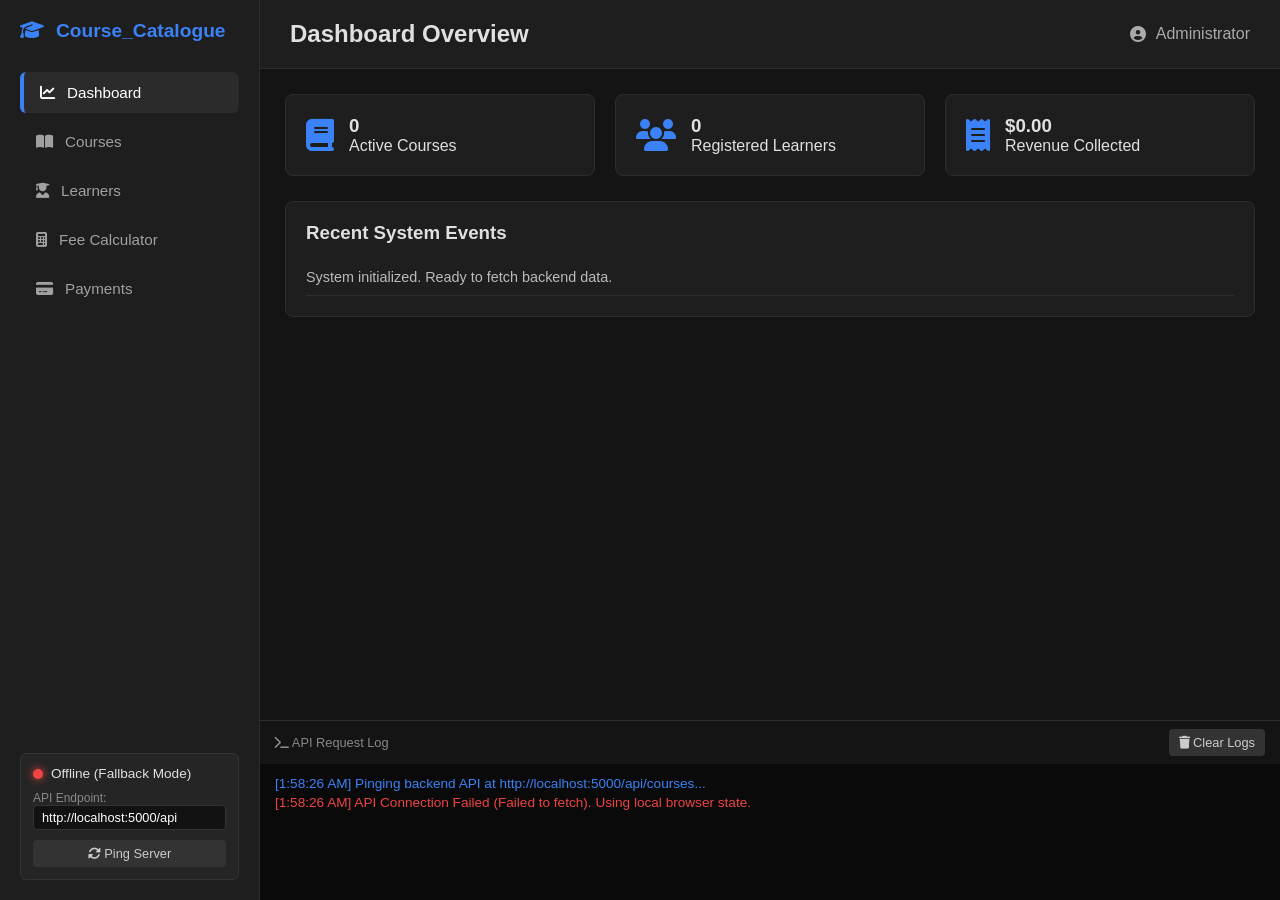
<file: Week 2/Course Catalogue/index.html>
<!DOCTYPE html>
<html lang="en">
<head>
  <meta charset="UTF-8">
  <meta name="viewport" content="width=device-width, initial-scale=1.0">
  <title>Course Catalogue System</title>
  <link rel="stylesheet" href="style.css">
  <link rel="stylesheet" href="https://cdnjs.cloudflare.com/ajax/libs/font-awesome/6.4.0/css/all.min.css">
</head>
<body>
  <div class="app-layout">
    <!-- Sidebar Navigation -->
    <aside class="sidebar">
      <div class="brand">
        <i class="fa-solid fa-graduation-cap"></i>
        <span>Course_Catalogue</span>
      </div>

      <nav class="nav-menu">
        <button class="nav-item active" data-tab="dashboard">
          <i class="fa-solid fa-chart-line"></i> Dashboard
        </button>
        <button class="nav-item" data-tab="courses">
          <i class="fa-solid fa-book-open"></i> Courses
        </button>
        <button class="nav-item" data-tab="learners">
          <i class="fa-solid fa-user-graduate"></i> Learners
        </button>
        <button class="nav-item" data-tab="calculator">
          <i class="fa-solid fa-calculator"></i> Fee Calculator
        </button>
        <button class="nav-item" data-tab="payments">
          <i class="fa-solid fa-credit-card"></i> Payments
        </button>
      </nav>

      <div class="api-status-card">
        <div class="status-indicator">
          <span class="status-dot offline" id="apiDot"></span>
          <span class="status-text" id="apiStatusText">Checking Backend...</span>
        </div>
        <div class="api-url-input">
          <label for="apiUrl">API Endpoint:</label>
          <input type="text" id="apiUrl" value="http://localhost:5000/api">
        </div>
        <button id="reconnectBtn" class="btn-sm"><i class="fa-solid fa-rotate"></i> Ping Server</button>
      </div>
    </aside>

    <!-- Main Content Area -->
    <main class="main-content">
      <!-- Top Header Bar -->
      <header class="top-bar">
        <h2 id="pageTitle">Dashboard Overview</h2>
        <div class="user-profile">
          <i class="fa-solid fa-circle-user"></i>
          <span>Administrator</span>
        </div>
      </header>

      <div class="content-body">
        <!-- Toast Notification Area -->
        <div id="toastContainer" class="toast-container"></div>

        <!-- TAB 1: DASHBOARD OVERVIEW -->
        <section id="tab-dashboard" class="tab-pane active">
          <div class="metrics-grid">
            <div class="metric-card">
              <i class="fa-solid fa-book icon"></i>
              <div>
                <h3 id="statTotalCourses">0</h3>
                <p>Active Courses</p>
              </div>
            </div>
            <div class="metric-card">
              <i class="fa-solid fa-users icon"></i>
              <div>
                <h3 id="statTotalLearners">0</h3>
                <p>Registered Learners</p>
              </div>
            </div>
            <div class="metric-card">
              <i class="fa-solid fa-receipt icon"></i>
              <div>
                <h3 id="statTotalPayments">$0.00</h3>
                <p>Revenue Collected</p>
              </div>
            </div>
          </div>

          <div class="dashboard-widgets">
            <div class="widget">
              <h3>Recent System Events</h3>
              <ul id="recentEventsList" class="activity-list">
                <li>System initialized. Ready to fetch backend data.</li>
              </ul>
            </div>
          </div>
        </section>

        <!-- TAB 2: COURSE CATALOGUE -->
        <section id="tab-courses" class="tab-pane">
          <div class="section-actions">
            <input type="text" id="courseSearch" placeholder="Search courses by code or title...">
            <button class="btn-primary" id="openCourseModalBtn"><i class="fa-solid fa-plus"></i> Add Course</button>
          </div>

          <table class="data-table">
            <thead>
              <tr>
                <th>Code</th>
                <th>Title</th>
                <th>Category</th>
                <th>Fee ($)</th>
                <th>Duration</th>
                <th>Actions</th>
              </tr>
            </thead>
            <tbody id="courseTableBody">
              <tr><td colspan="6" class="text-center">No courses loaded.</td></tr>
            </tbody>
          </table>
        </section>

        <!-- TAB 3: LEARNER HUB -->
        <section id="tab-learners" class="tab-pane">
          <div class="section-actions">
            <input type="text" id="learnerSearch" placeholder="Search learners by ID, name, or email...">
            <button class="btn-primary" id="openLearnerModalBtn"><i class="fa-solid fa-user-plus"></i> Register Learner</button>
          </div>

          <table class="data-table">
            <thead>
              <tr>
                <th>Learner ID</th>
                <th>Full Name</th>
                <th>Contact</th>
                <th>Email</th>
                <th>Actions</th>
              </tr>
            </thead>
            <tbody id="learnerTableBody">
              <tr><td colspan="5" class="text-center">No learners loaded.</td></tr>
            </tbody>
          </table>
        </section>

        <!-- TAB 4: FEE CALCULATOR -->
        <section id="tab-calculator" class="tab-pane">
          <div class="form-container">
            <h3>Calculate Tuition & Discounts</h3>
            <form id="calcForm">
              <div class="form-group">
                <label for="calcLearner">Select Learner:</label>
                <select id="calcLearner" required>
                  <option value="">-- Choose Learner --</option>
                </select>
              </div>
              <div class="form-group">
                <label for="calcCourse">Select Course:</label>
                <select id="calcCourse" required>
                  <option value="">-- Choose Course --</option>
                </select>
              </div>
              <div class="form-group">
                <label for="calcDiscount">Scholarship / Discount (%):</label>
                <input type="number" id="calcDiscount" value="0" min="0" max="100">
              </div>
              <button type="submit" class="btn-primary"><i class="fa-solid fa-calculator"></i> Calculate Final Fee</button>
            </form>

            <div id="calcResult" class="result-box hidden">
              <h4>Fee Summary</h4>
              <p>Base Tuition: <strong id="resBaseFee">$0.00</strong></p>
              <p>Discount Applied: <strong id="resDiscount">0%</strong></p>
              <hr>
              <p class="total-price">Final Payable Fee: <strong id="resFinalFee">$0.00</strong></p>
            </div>
          </div>
        </section>

        <!-- TAB 5: PAYMENTS & RECEIPT -->
        <section id="tab-payments" class="tab-pane">
          <div class="payment-grid">
            <div class="form-container">
              <h3>Process Learner Payment</h3>
              <form id="paymentForm">
                <div class="form-group">
                  <label for="payLearner">Select Learner:</label>
                  <select id="payLearner" required>
                    <option value="">-- Choose Learner --</option>
                  </select>
                </div>
                <div class="form-group">
                  <label for="payAmount">Payment Amount ($):</label>
                  <input type="number" id="payAmount" step="0.01" min="1" required>
                </div>
                <div class="form-group">
                  <label for="payMethod">Payment Method:</label>
                  <select id="payMethod" required>
                    <option value="Credit Card">Credit Card</option>
                    <option value="Debit Card">Debit Card</option>
                    <option value="Bank Transfer">Bank Transfer</option>
                    <option value="Cash">Cash</option>
                  </select>
                </div>
                <button type="submit" class="btn-primary"><i class="fa-solid fa-paper-plane"></i> Submit Payment</button>
              </form>
            </div>

            <div class="receipt-container">
              <h3>Recent Digital Receipts</h3>
              <div id="receiptsList" class="receipts-list">
                <p class="text-center">No receipts recorded yet.</p>
              </div>
            </div>
          </div>
        </section>
      </div>

      <!-- CLI Terminal Logs Footer -->
      <footer class="cli-footer">
        <div class="cli-header">
          <span><i class="fa-solid fa-terminal"></i> API Request Log</span>
          <button id="clearCliBtn" class="btn-sm"><i class="fa-solid fa-trash"></i> Clear Logs</button>
        </div>
        <div id="cliLog" class="cli-log"></div>
      </footer>
    </main>
  </div>

  <!-- Modal for Creating/Editing Course -->
  <div id="courseModal" class="modal hidden">
    <div class="modal-content">
      <span class="close-modal">&times;</span>
      <h3 id="courseModalTitle">Add New Course</h3>
      <form id="courseForm">
        <div class="form-group">
          <label for="courseCode">Course Code:</label>
          <input type="text" id="courseCode" placeholder="e.g. CS101" required>
        </div>
        <div class="form-group">
          <label for="courseTitle">Course Title:</label>
          <input type="text" id="courseTitle" placeholder="e.g. C# Web API Development" required>
        </div>
        <div class="form-group">
          <label for="courseCategory">Category:</label>
          <input type="text" id="courseCategory" placeholder="e.g. Computer Science" required>
        </div>
        <div class="form-group">
          <label for="courseFee">Tuition Fee ($):</label>
          <input type="number" id="courseFee" step="0.01" required>
        </div>
        <div class="form-group">
          <label for="courseDuration">Duration:</label>
          <input type="text" id="courseDuration" placeholder="e.g. 6 Weeks" required>
        </div>
        <button type="submit" class="btn-primary">Save Course</button>
      </form>
    </div>
  </div>

  <!-- Modal for Creating Learner -->
  <div id="learnerModal" class="modal hidden">
    <div class="modal-content">
      <span class="close-modal">&times;</span>
      <h3>Register Learner</h3>
      <form id="learnerForm">
        <div class="form-group">
          <label for="learnerId">Learner ID:</label>
          <input type="text" id="learnerId" placeholder="e.g. LNR001" required>
        </div>
        <div class="form-group">
          <label for="learnerName">Full Name:</label>
          <input type="text" id="learnerName" placeholder="e.g. John Doe" required>
        </div>
        <div class="form-group">
          <label for="learnerContact">Contact Number:</label>
          <input type="text" id="learnerContact" placeholder="e.g. +1 555-0199" required>
        </div>
        <div class="form-group">
          <label for="learnerEmail">Email Address:</label>
          <input type="email" id="learnerEmail" placeholder="e.g. john@example.com" required>
        </div>
        <button type="submit" class="btn-primary">Register Learner</button>
      </form>
    </div>
  </div>

  <script src="app.js"></script>
</body>
</html>
</file>
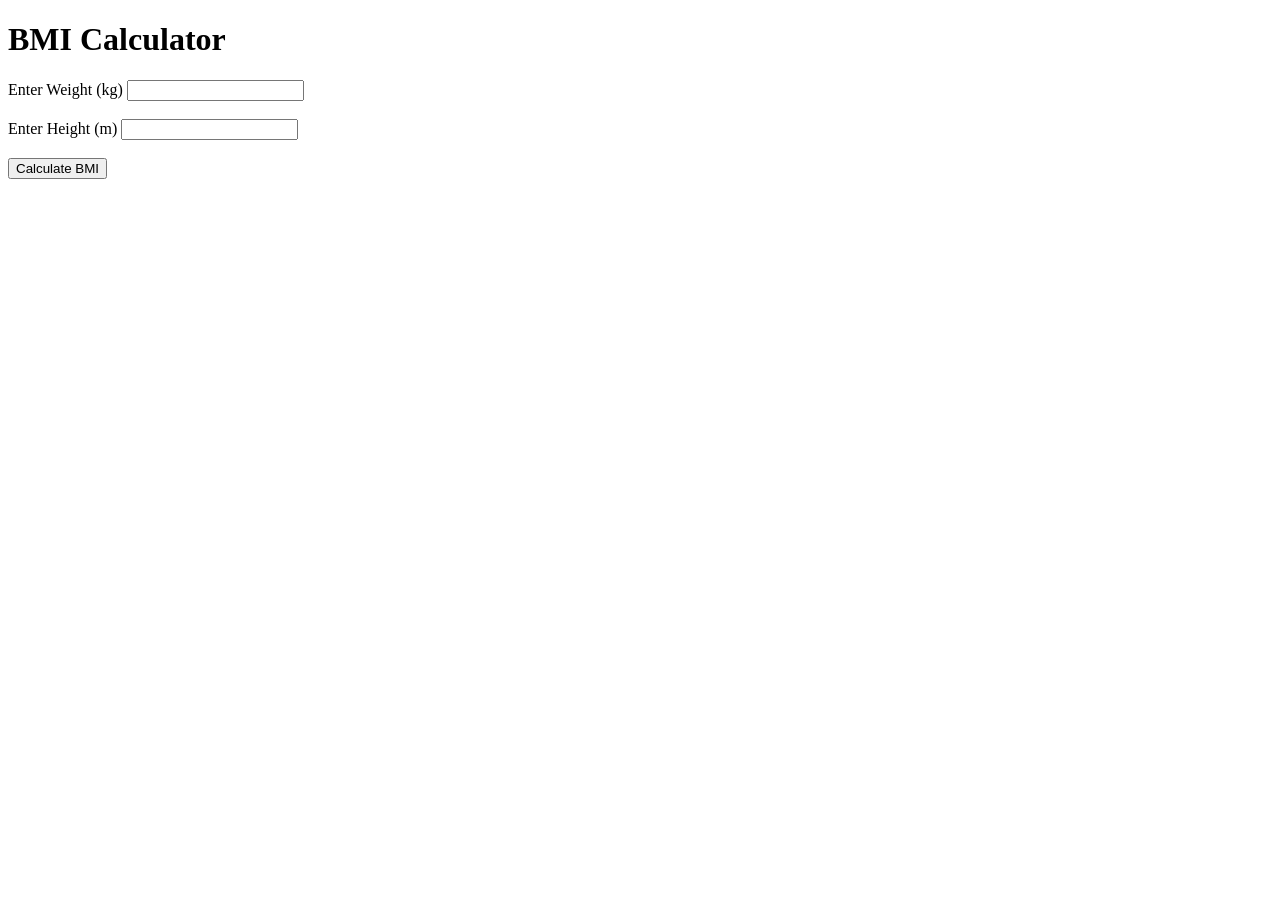
<file: Week 1/BMI/calci.html>
<!DOCTYPE html>
<html>
    <head>
        <title>BMI Calculator</title>
    </head>

    <body>

        <h1>BMI Calculator</h1>

        <form>

            <label>Enter Weight (kg)</label>
            <input type="text" id="weight">

            <br><br>

            <label>Enter Height (m)</label>
            <input type="text" id="height">

            <br><br>

            <button type="button" onclick="func()">Calculate BMI</button>

        </form>

        <p id="res"></p>

        <script src="calci.js"></script>

    </body>
</html>
</file>
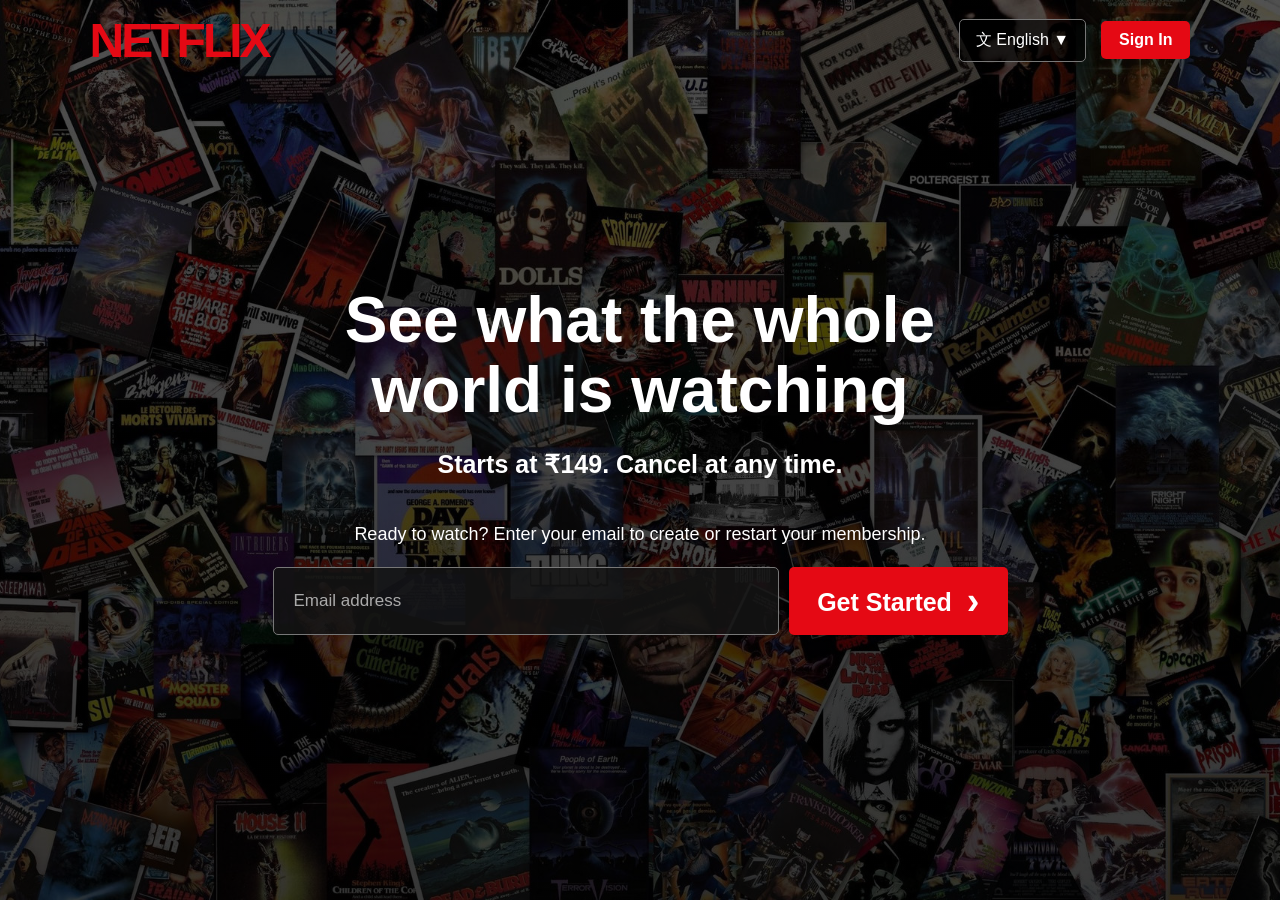
<file: Week 1/Clone page/clone.html>
<!DOCTYPE html>
<html lang="en">
<head>
    <meta charset="UTF-8">
    <meta name="viewport" content="width=device-width, initial-scale=1.0">
    <title>Netflix Login</title>
    <link rel="stylesheet" href="clone.css">
</head>

<body>

    <!-- Dark Background -->
    <div class="background"></div>

    <!-- Navigation -->
    <header>
        <div class="logo">NETFLIX</div>

        <div class="nav-buttons">
            <button class="language">文 English ▼</button>
            <button class="signin">Sign In</button>
        </div>
    </header>


    <!-- Login / Hero Section -->
    <main>

        <h1>
            See what the whole<br>
            world is watching
        </h1>

        <h2>
            Starts at ₹149. Cancel at any time.
        </h2>

        <p>
            Ready to watch? Enter your email to create or restart your membership.
        </p>

        <div class="login-box">

            <input
                type="email"
                placeholder="Email address"
            >

            <button class="get-started">
                Get Started
                <span>›</span>
            </button>

        </div>

    </main>

</body>
</html>
</file>
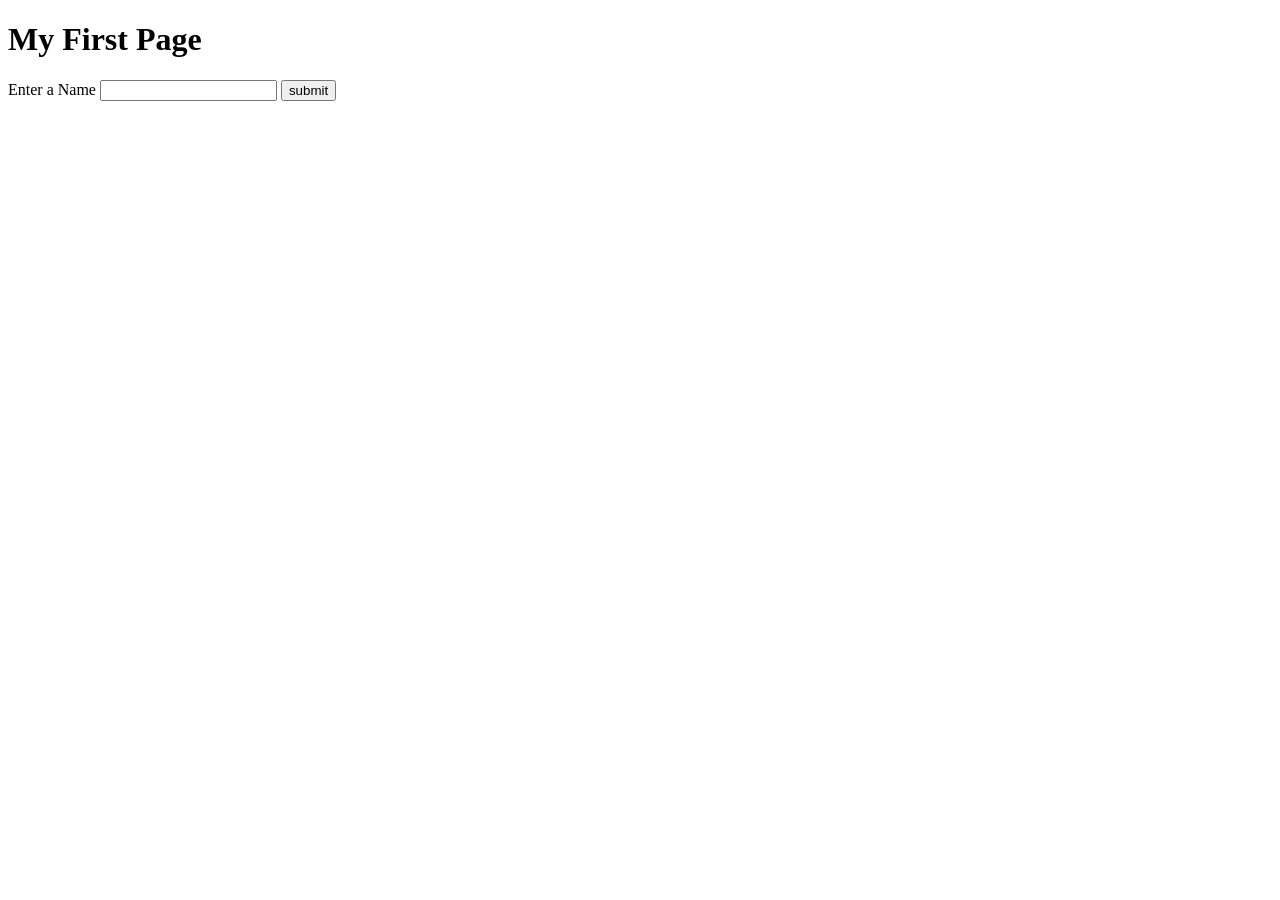
<file: Week 1/connectivity html/demo.html>
<!DOCTYPE html>
<html>
    <head>
        <title>Web Page</title>
    </head>
    <body>
        <h1>
            My First Page
        </h1>
        <form>
            <label>Enter a Name</label>
                <input type="text" id="name">
                <button type="button" onclick="func()">submit</button>
                
        </form>
        <p id="res">
        </p>
        <script src="demo.js">

        </script>
    </body>
</html>
</file>
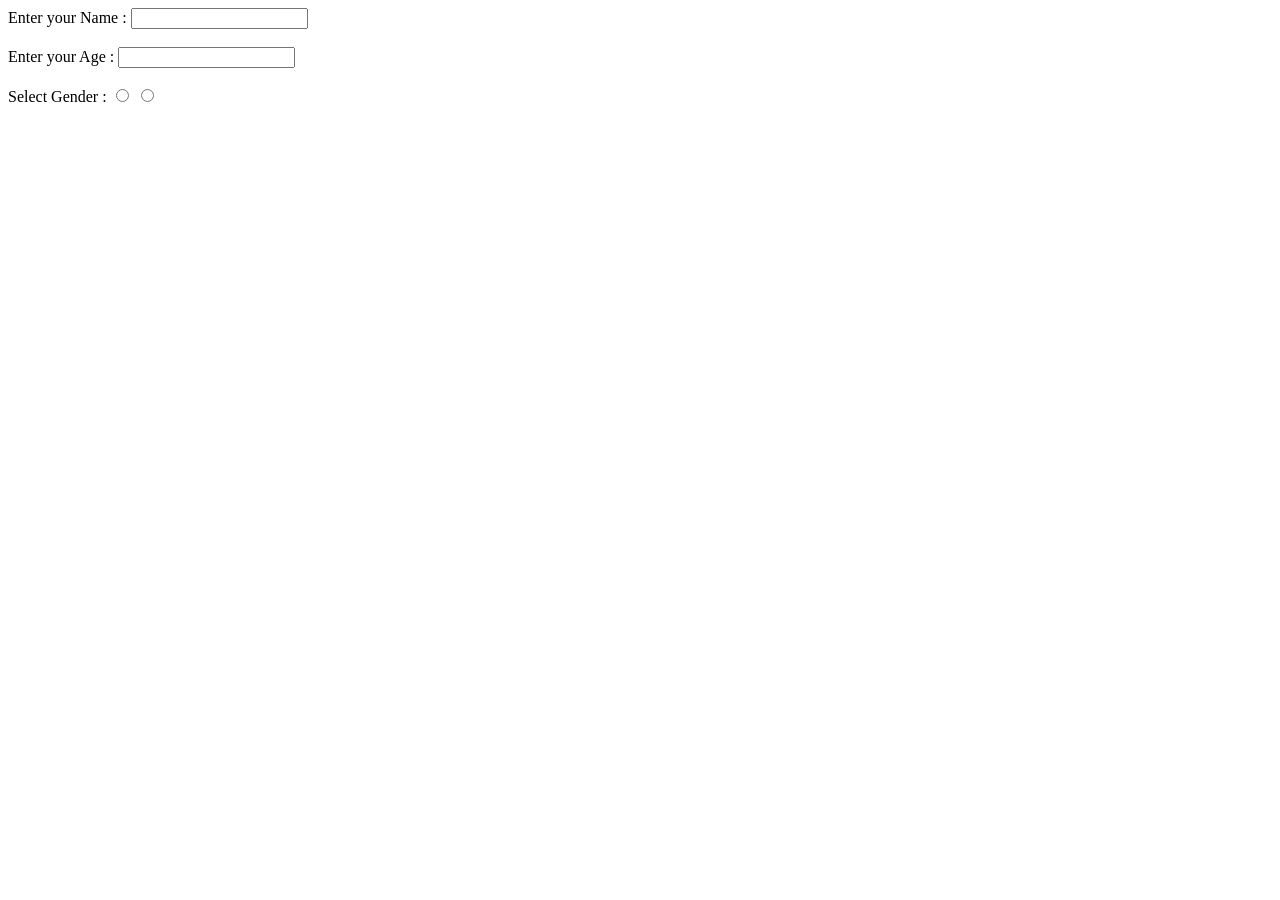
<file: Week 1/form html/login.html>
<html lang="en">
<head>
    <meta charset="UTF-8">
    <meta name="viewport" content="width=device-width, initial-scale=1.0">
    <title>CREDENTIALS</title>
</head>
<body>
    <form>
        <label>Enter your Name :</label>
        <input type="text" name="name">
        <br><br>
        <label>Enter your Age :</label>
        <input type="number">
        <br><br>
        <label>Select Gender :</label>
        <input type="radio" name="Gender" value="Male">
        <input type="radio" name="Gender" value="Female">
        <br><br>
    </form>
</body>
</html>
</file>
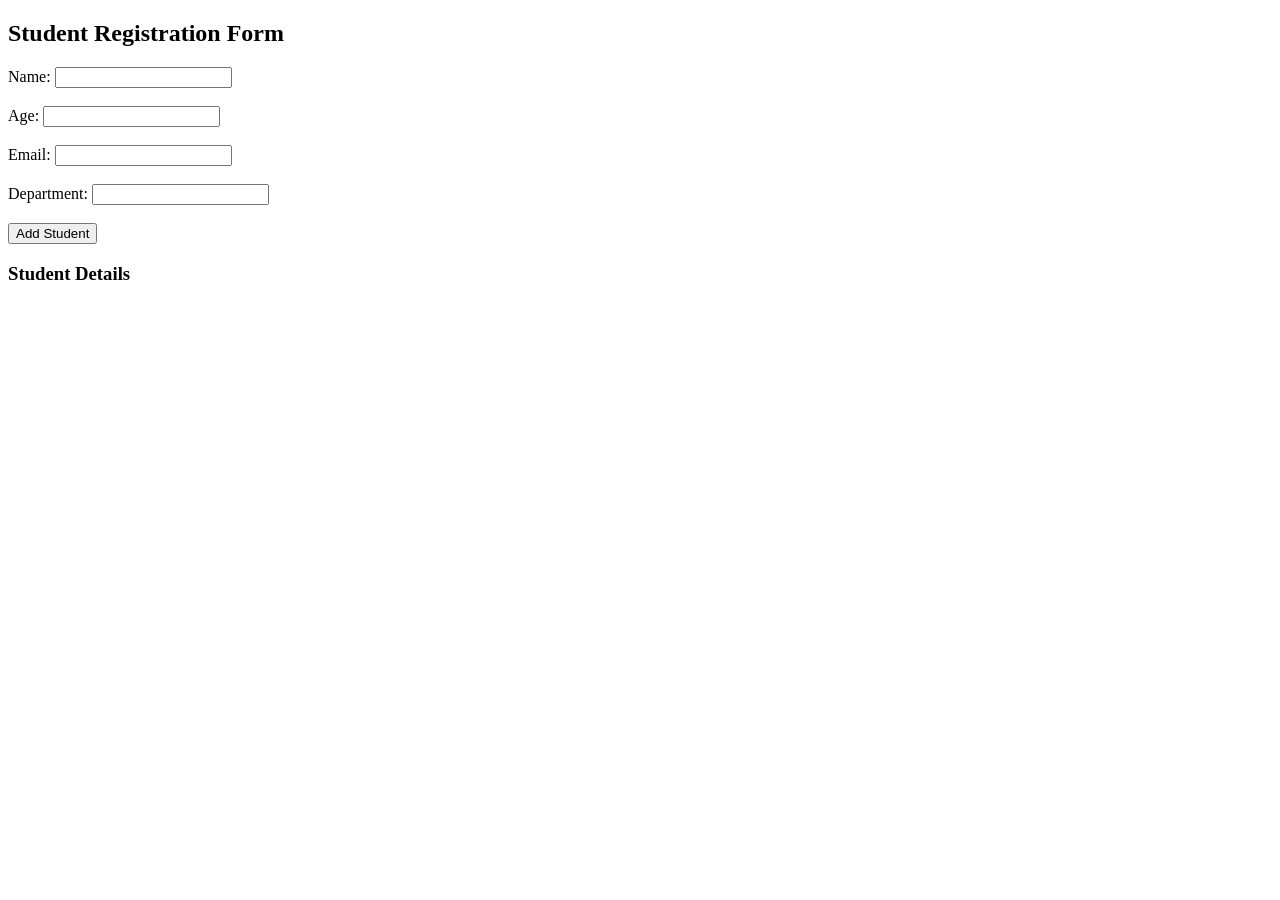
<file: Week 1/form/form.html>
<!DOCTYPE html>
<html>

<head>

    <title>Student Form</title>

</head>

<body>

    <h2>Student Registration Form</h2>

    <form onsubmit="addStudent(event)">

        <label>Name:</label>
        <input type="text" id="name" required>

        <br><br>

        <label>Age:</label>
        <input type="number" id="age" required>

        <br><br>

        <label>Email:</label>
        <input type="email" id="email" required>

        <br><br>

        <label>Department:</label>
        <input type="text" id="department" required>

        <br><br>

        <button type="submit">Add Student</button>

    </form>

    <h3>Student Details</h3>

    <p id="result"></p>

    <script src="form.js"></script>

</body>

</html>
</file>
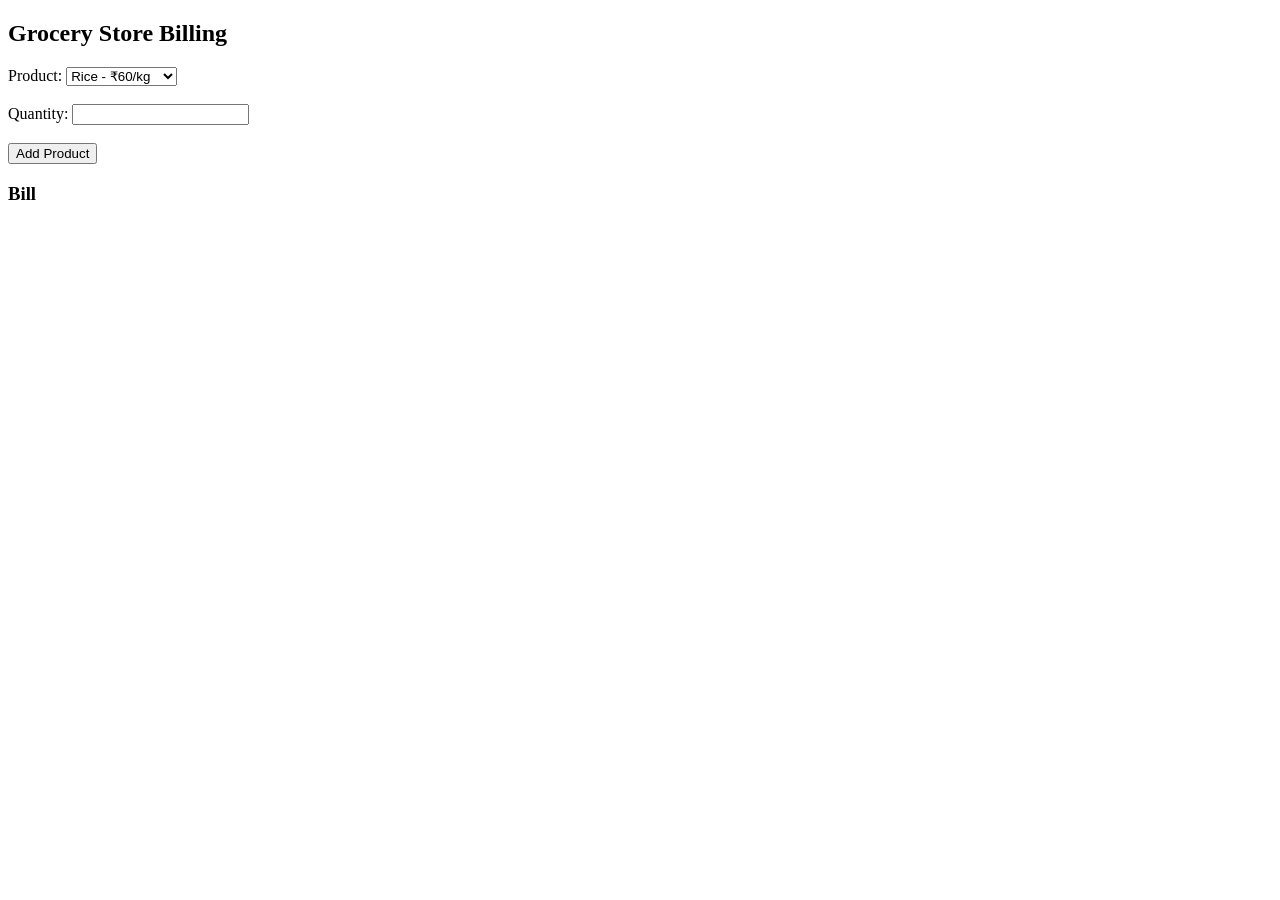
<file: Week 1/Grocery bill generator/bill.html>
<!DOCTYPE html>
<html>

<head>

    <title>Grocery Billing Generator</title>

</head>

<body>

    <h2>Grocery Store Billing</h2>

    <form onsubmit="generateBill(event)">

        <label>Product:</label>

        <select id="product">

            <option value="rice">Rice - ₹60/kg</option>

            <option value="sugar">Sugar - ₹50/kg</option>

            <option value="oil">Oil - ₹120/litre</option>

            <option value="milk">Milk - ₹30/litre</option>

            <option value="bread">Bread - ₹40</option>

        </select>

        <br><br>


        <label>Quantity:</label>

        <input type="number" id="quantity" min="1" required>

        <br><br>


        <button type="submit">Add Product</button>

    </form>


    <h3>Bill</h3>

    <p id="result"></p>


    <script src="bill.js"></script>

</body>

</html>
</file>
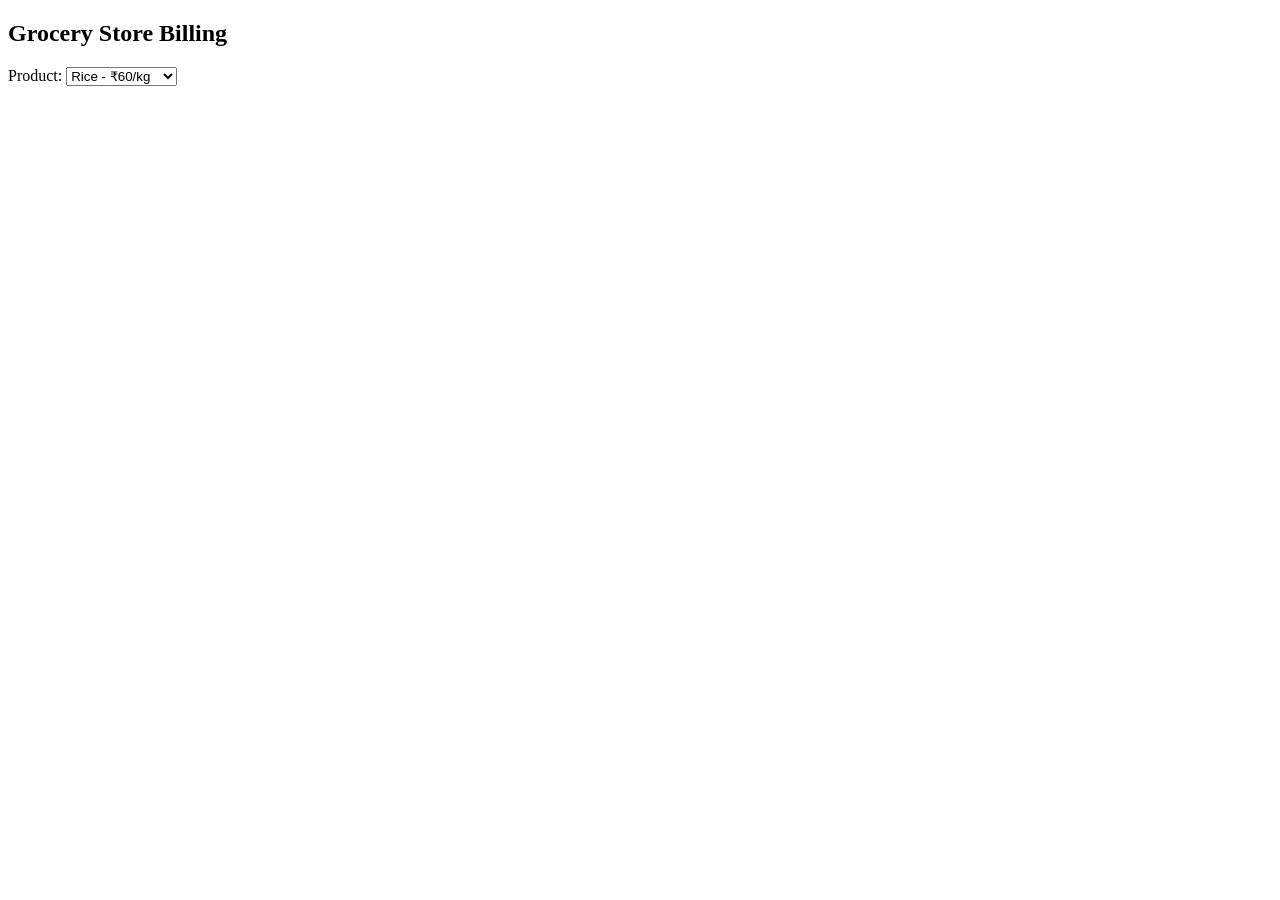
<file: Week 1/Grocery bill generator/bills.html>
<!DOCTYPE html>
<html>
    <head>
        <title>
            Grocerry Bill Generation
        </title>
    </head>
    <body>
          <h2>Grocery Store Billing</h2>

    <form onsubmit="generateBill(event)">

        <label>Product:</label>

        <select id="product">

            <option value="rice">Rice - ₹60/kg</option>

            <option value="sugar">Sugar - ₹50/kg</option>

            <option value="oil">Oil - ₹120/litre</option>

            <option value="milk">Milk - ₹30/litre</option>

            <option value="bread">Bread - ₹40</option>

        </select>
        
    </body>
</html>
</file>
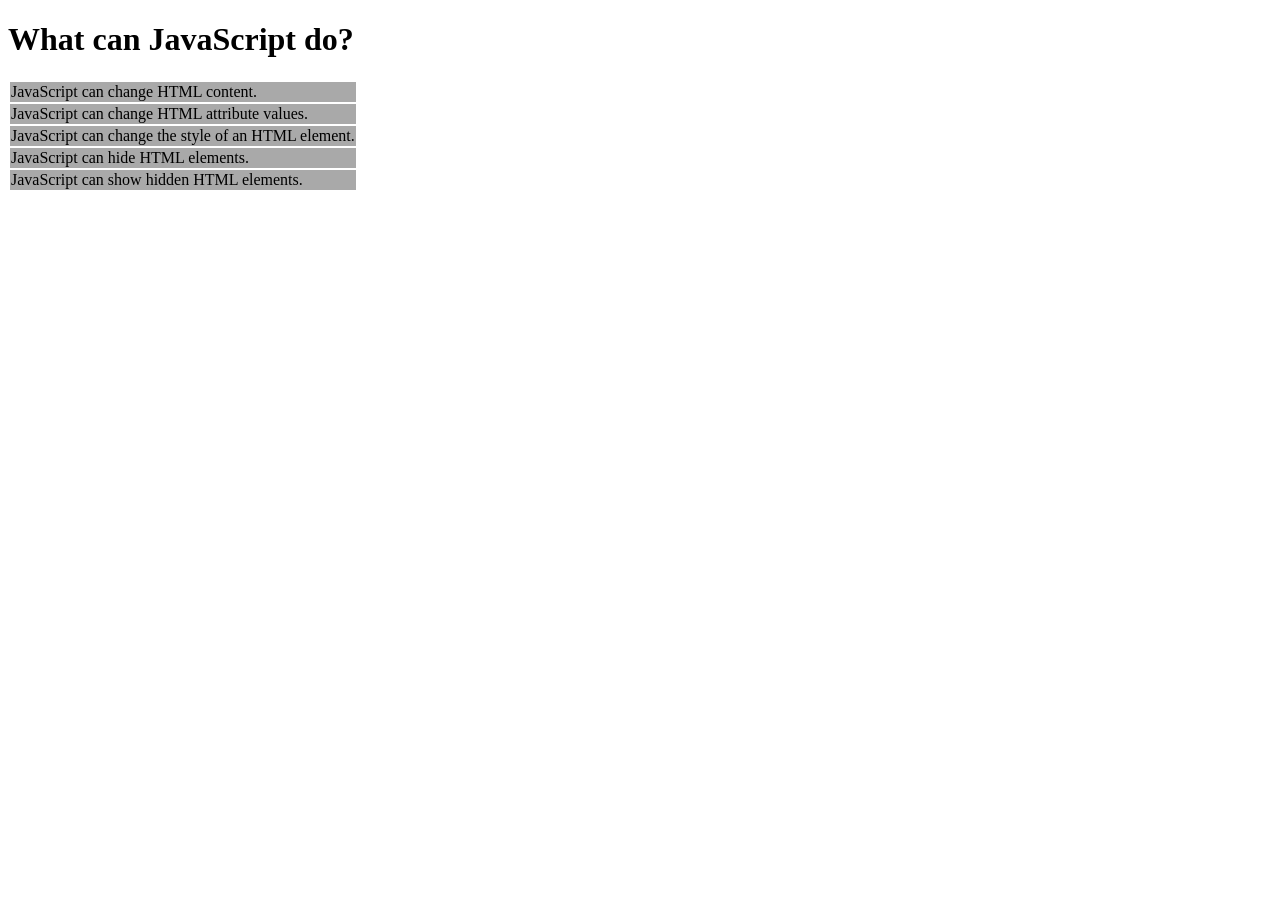
<file: Week 1/HCL html/table.html>
<!DOCTYPE html>
<head><link rel="stylesheet" href="style.css">
    <title>
        Java Script?
    </title>
</head>
<body>
    <h1>What can JavaScript do?</h1>
    <table><tr>
        <td>JavaScript can change HTML content.</td>
    </tr>
    <tr><td>JavaScript can change HTML attribute values.</td></tr>
    <tr><td>JavaScript can change the style of an HTML element.</td></tr>
    <tr><td>JavaScript can hide HTML elements.</td></tr>
    <tr><td>JavaScript can show hidden HTML elements.</td></tr>

    </table>
</body>
</file>
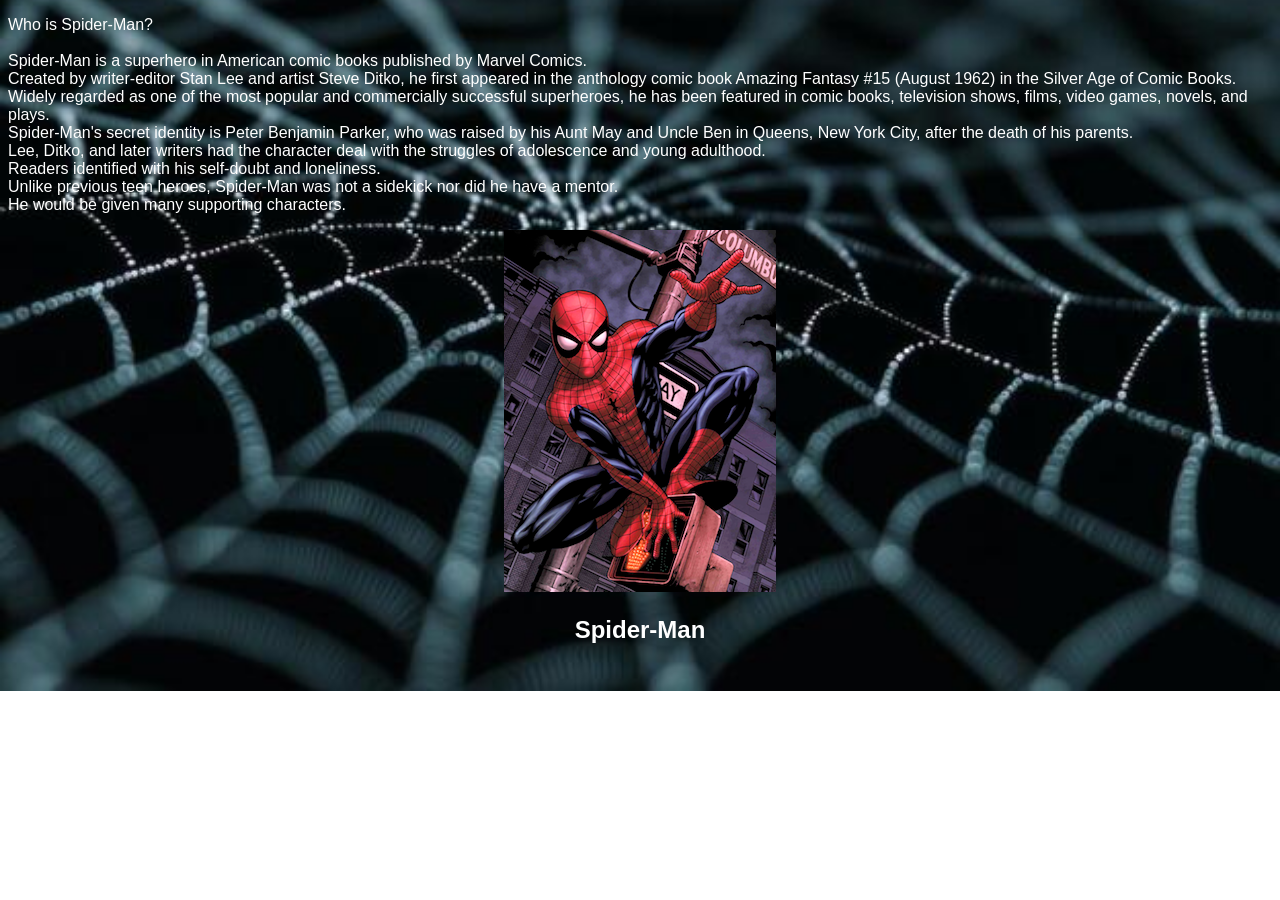
<file: Week 1/Management [Spidey]/man.html>
<!DOCTYPE html>
<html>
    <head>
        <title>
            Spider-Man
        </title>
        <link rel="stylesheet" href="man.css">
    </head>
    <body>
        <p id="RamG"></p>
        <center>
        <img src="Spideyyy.png">
        <h2>Spider-Man</h2>
        </center>

        <script src="man.js"></script>
    </body>
</html>
</file>
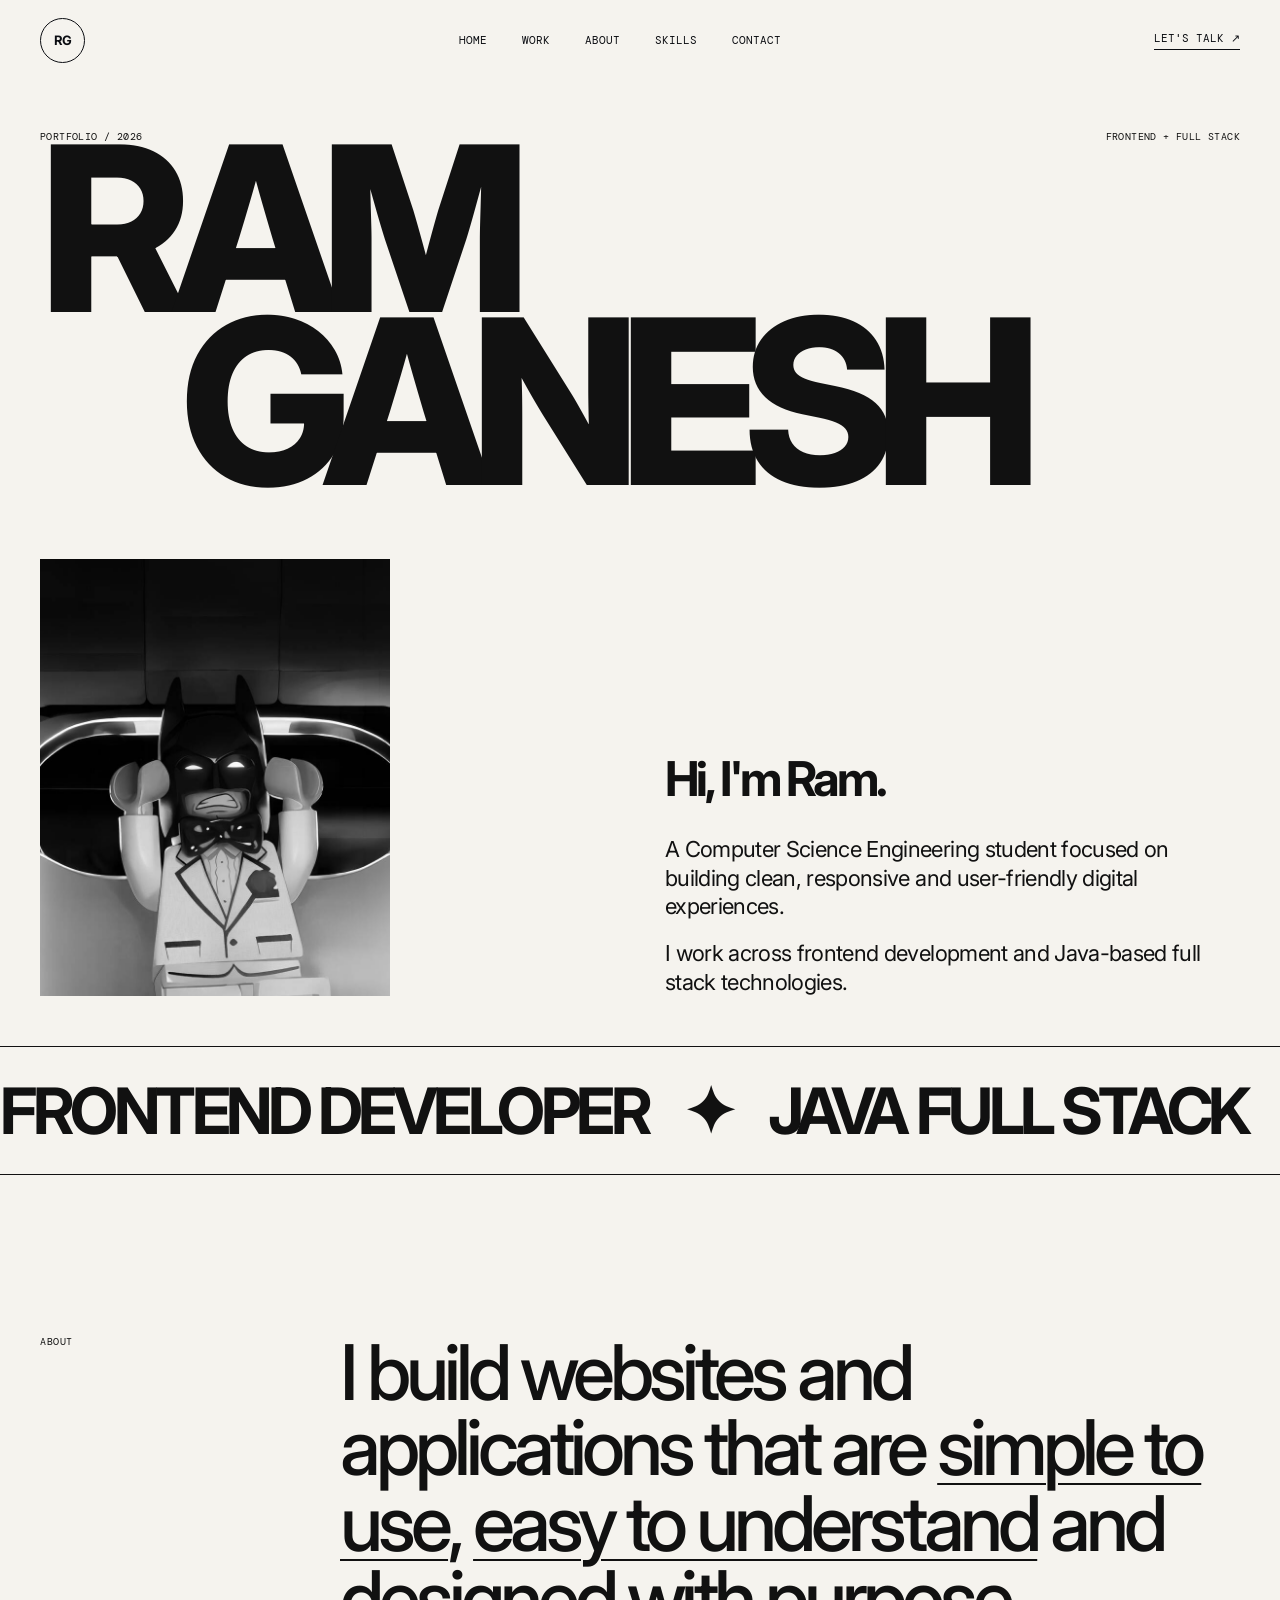
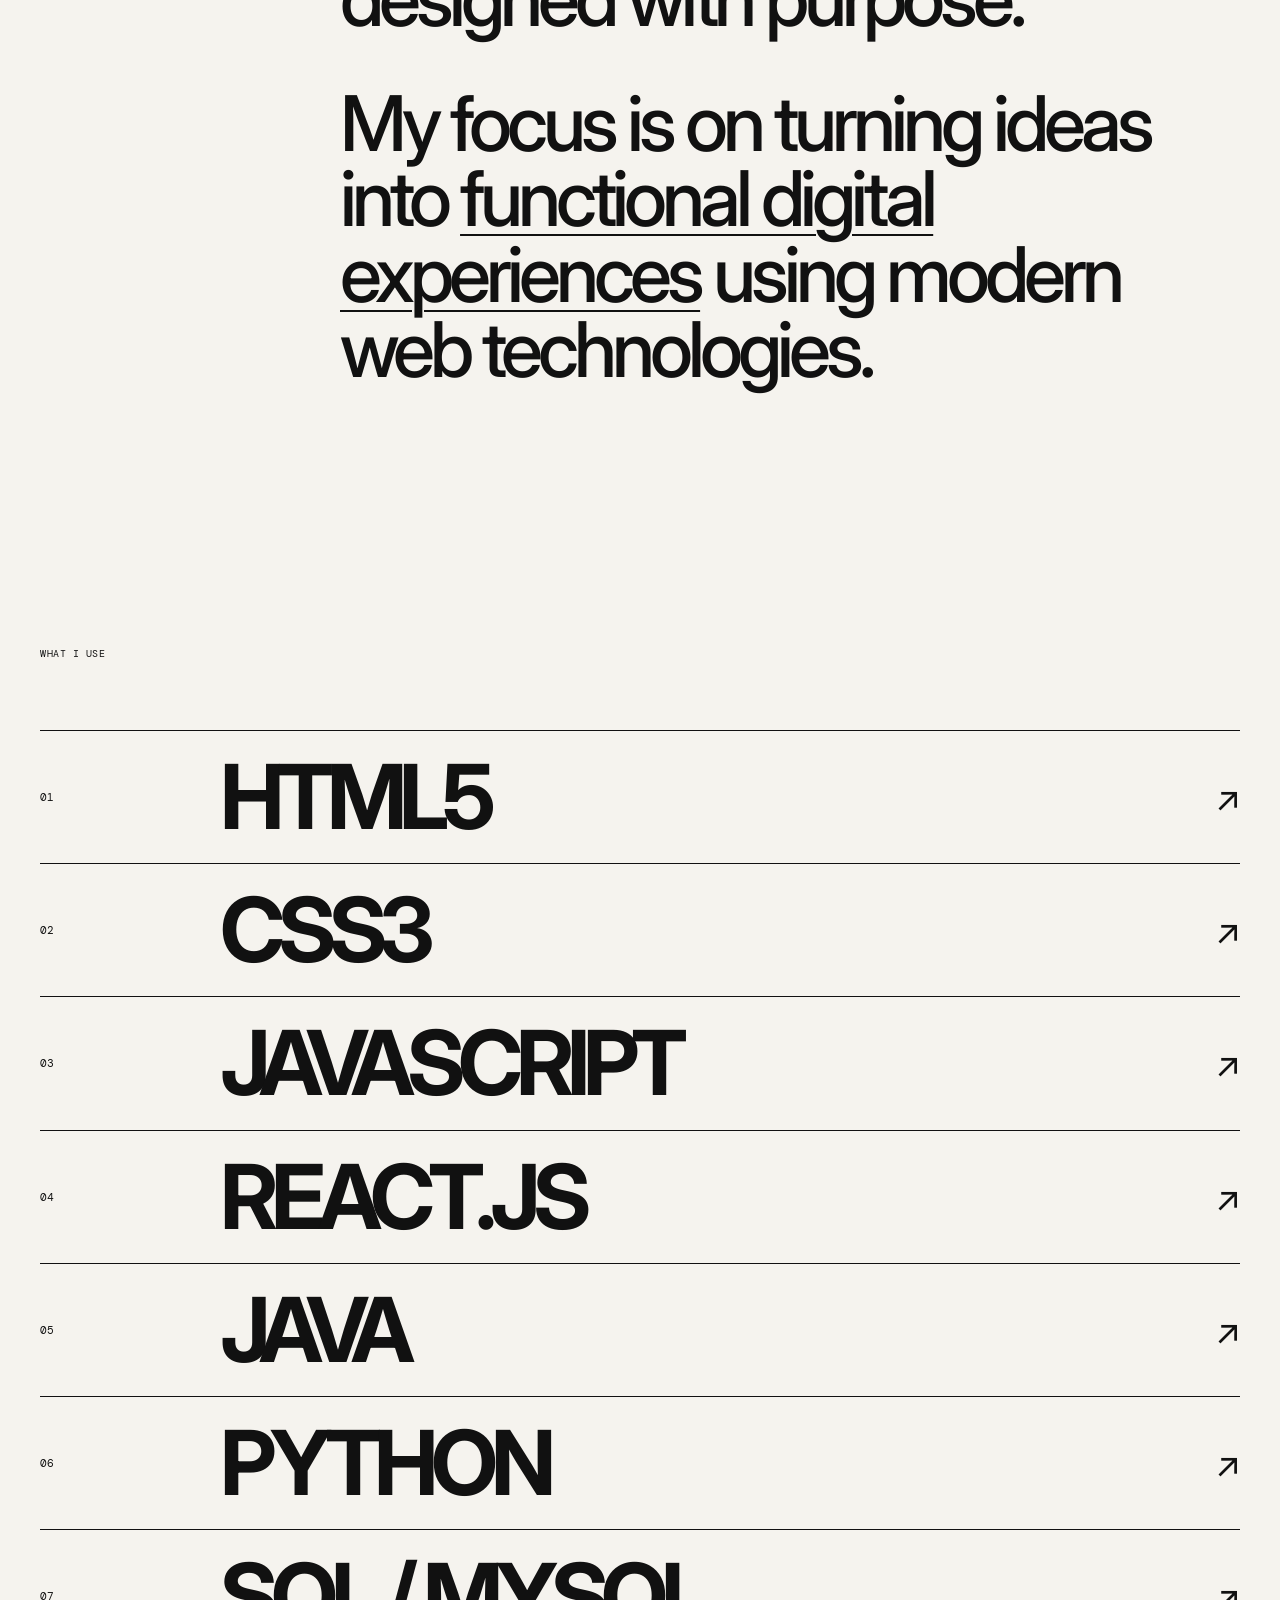
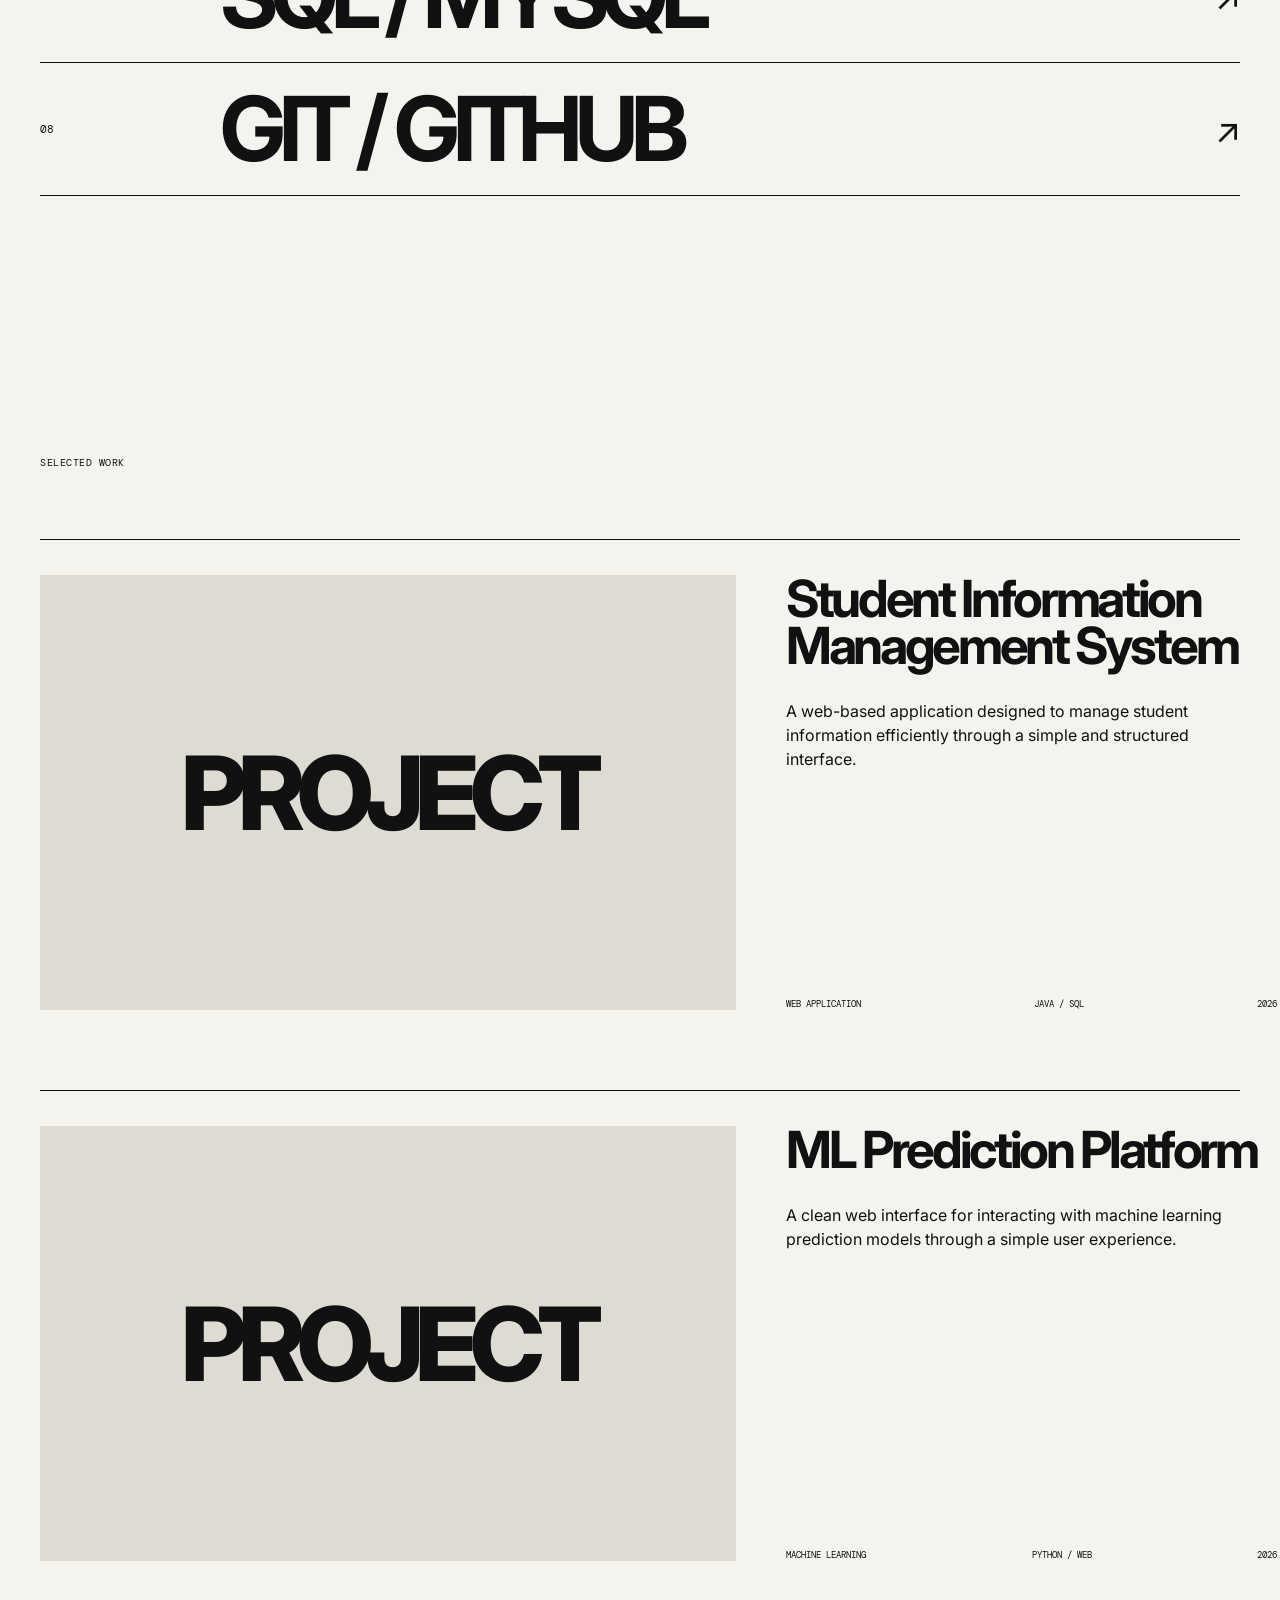
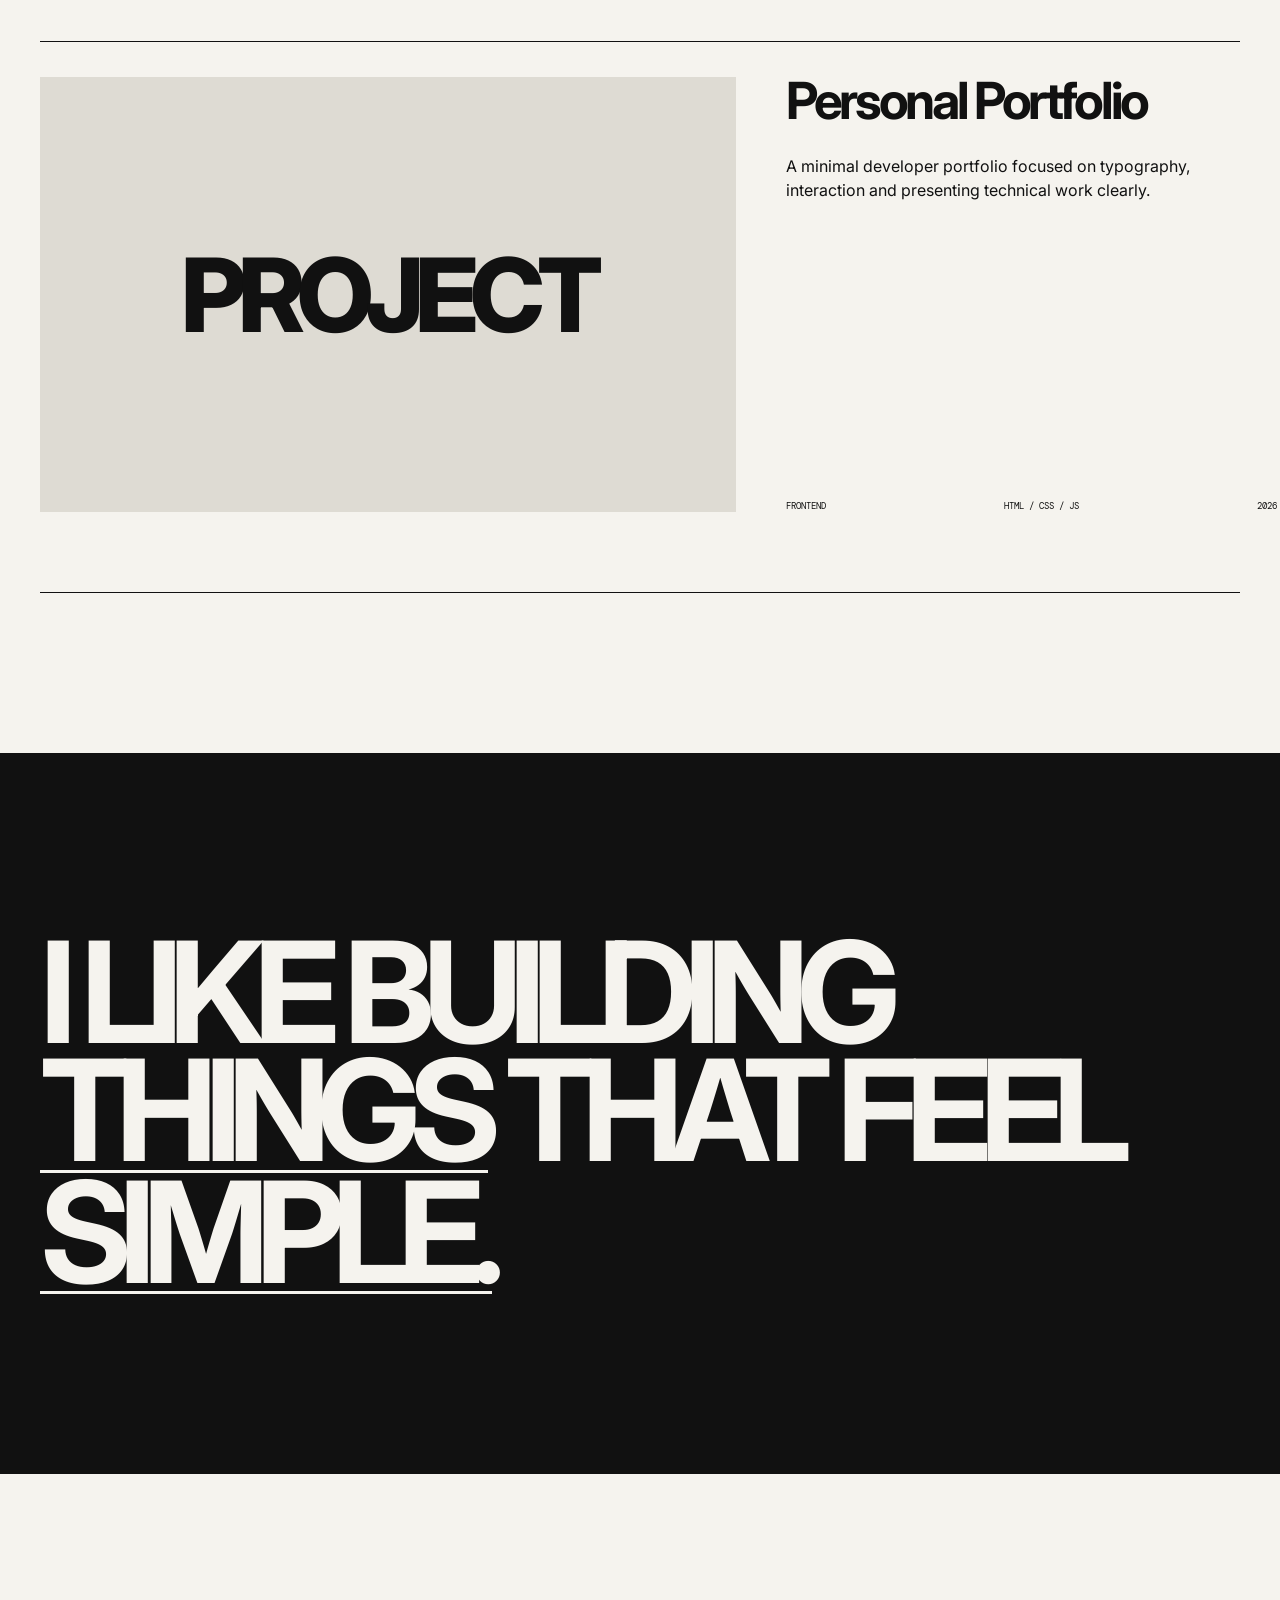
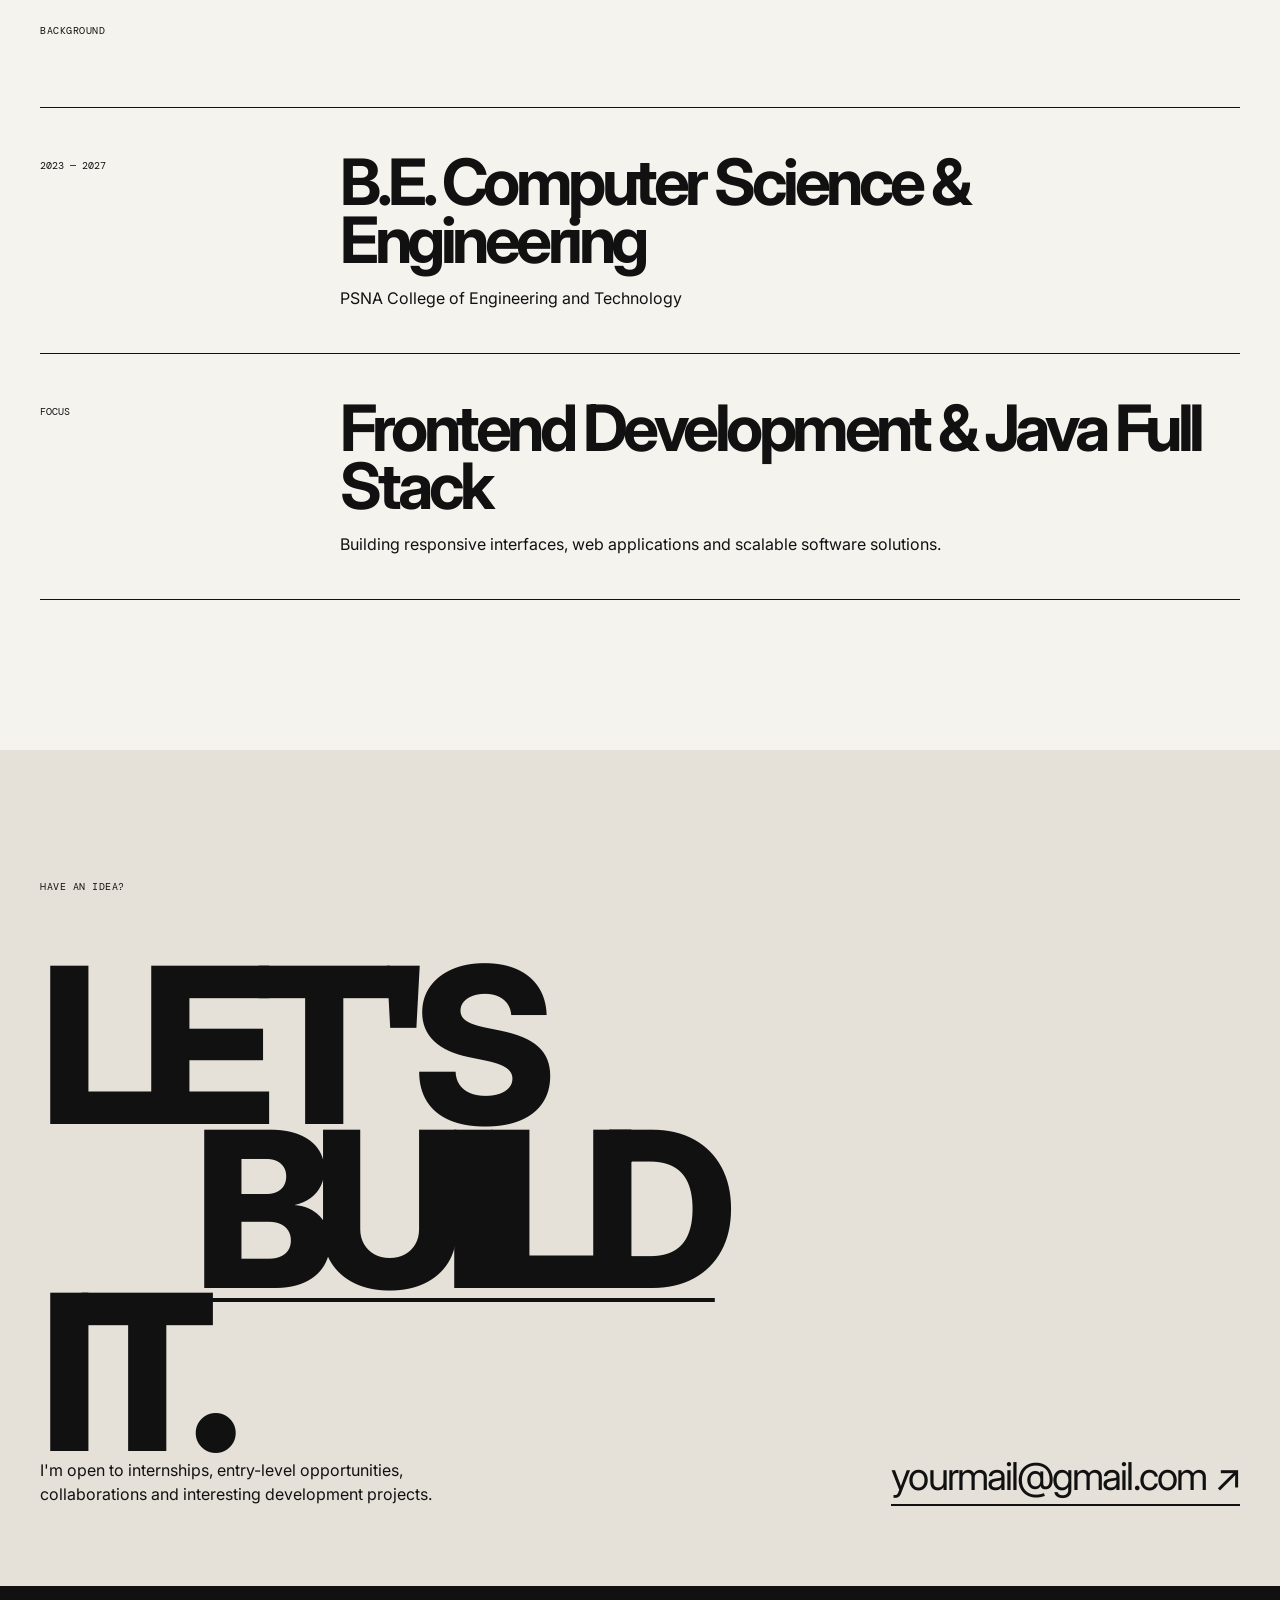
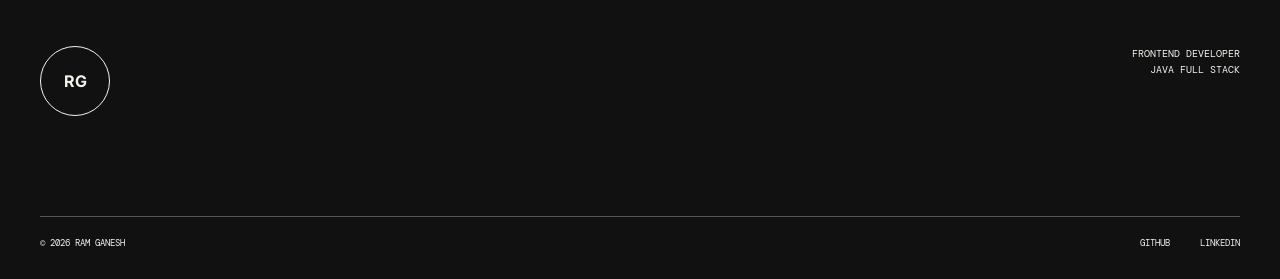
<file: Week 1/Portfolio/port.html>
<!DOCTYPE html>
<html lang="en">

<head>
    <meta charset="UTF-8">
    <meta name="viewport" content="width=device-width, initial-scale=1.0">

    <title>Ram Ganesh — Frontend Developer</title>

    <meta name="description"
        content="Portfolio of Ram Ganesh S — Frontend Developer and Java Full Stack Developer.">

    <link rel="preconnect" href="https://fonts.googleapis.com">
    <link rel="preconnect" href="https://fonts.gstatic.com" crossorigin>

    <link href="https://fonts.googleapis.com/css2?family=DM+Mono:wght@300;400;500&family=Inter:wght@400;500;600;700;800;900&display=swap"
        rel="stylesheet">

    <link rel="stylesheet" href="port.css">
</head>

<body>

    <!-- ================= NAVIGATION ================= -->

    <header class="navbar">

        <a href="#home" class="logo">
            RG
        </a>

        <nav class="nav-links">

            <a href="#home">Home</a>
            <a href="#work">Work</a>
            <a href="#about">About</a>
            <a href="#skills">Skills</a>
            <a href="#contact">Contact</a>

        </nav>

        <a href="#contact" class="nav-contact">
            Let's talk ↗
        </a>

    </header>


    <!-- ================= HERO ================= -->

    <main>

        <section class="hero" id="home">

            <div class="hero-top">

                <span class="small-label">
                    PORTFOLIO / 2026
                </span>

                <span class="small-label">
                    FRONTEND + FULL STACK
                </span>

            </div>


            <div class="hero-content">

                <div class="hero-title">

                    <span>RAM</span>

                    <span class="indent">
                        GANESH
                    </span>

                </div>


                <div class="hero-bottom">

                    <div class="hero-photo">

                        <img src="bat.jpg"
                            alt="Ram Ganesh">

                    </div>


                    <div class="hero-description">

                        <p class="hello">
                            Hi, I'm Ram.
                        </p>

                        <p>
                            A Computer Science Engineering student
                            focused on building clean, responsive and
                            user-friendly digital experiences.
                        </p>

                        <p>
                            I work across frontend development and
                            Java-based full stack technologies.
                        </p>

                    </div>

                </div>

            </div>

        </section>


        <!-- ================= MARQUEE ================= -->

        <section class="marquee">

            <div class="marquee-track">

                <span>FRONTEND DEVELOPER</span>
                <span>✦</span>
                <span>JAVA FULL STACK</span>
                <span>✦</span>
                <span>WEB DEVELOPER</span>
                <span>✦</span>

                <span>FRONTEND DEVELOPER</span>
                <span>✦</span>
                <span>JAVA FULL STACK</span>
                <span>✦</span>

            </div>

        </section>


        <!-- ================= INTRO ================= -->

        <section class="intro" id="about">

            <div class="section-label">
                ABOUT
            </div>

            <div class="intro-text">

                <p>
                    I build websites and applications that are
                    <span>simple to use</span>,
                    <span>easy to understand</span>
                    and designed with purpose.
                </p>

                <p>
                    My focus is on turning ideas into
                    <span>functional digital experiences</span>
                    using modern web technologies.
                </p>

            </div>

        </section>


        <!-- ================= WHAT I USE ================= -->

        <section class="skills-section" id="skills">

            <div class="section-label">
                WHAT I USE
            </div>


            <div class="skill-list">

                <div class="skill-item">

                    <span class="skill-number">01</span>

                    <span class="skill-name">
                        HTML5
                    </span>

                    <span class="skill-arrow">
                        ↗
                    </span>

                </div>


                <div class="skill-item">

                    <span class="skill-number">02</span>

                    <span class="skill-name">
                        CSS3
                    </span>

                    <span class="skill-arrow">
                        ↗
                    </span>

                </div>


                <div class="skill-item">

                    <span class="skill-number">03</span>

                    <span class="skill-name">
                        JAVASCRIPT
                    </span>

                    <span class="skill-arrow">
                        ↗
                    </span>

                </div>


                <div class="skill-item">

                    <span class="skill-number">04</span>

                    <span class="skill-name">
                        REACT.JS
                    </span>

                    <span class="skill-arrow">
                        ↗
                    </span>

                </div>


                <div class="skill-item">

                    <span class="skill-number">05</span>

                    <span class="skill-name">
                        JAVA
                    </span>

                    <span class="skill-arrow">
                        ↗
                    </span>

                </div>


                <div class="skill-item">

                    <span class="skill-number">06</span>

                    <span class="skill-name">
                        PYTHON
                    </span>

                    <span class="skill-arrow">
                        ↗
                    </span>

                </div>


                <div class="skill-item">

                    <span class="skill-number">07</span>

                    <span class="skill-name">
                        SQL / MYSQL
                    </span>

                    <span class="skill-arrow">
                        ↗
                    </span>

                </div>


                <div class="skill-item">

                    <span class="skill-number">08</span>

                    <span class="skill-name">
                        GIT / GITHUB
                    </span>

                    <span class="skill-arrow">
                        ↗
                    </span>

                </div>

            </div>

        </section>


        <!-- ================= SELECTED WORK ================= -->

        <section class="work-section" id="work">

            <div class="section-label">
                SELECTED WORK
            </div>


            <div class="project">

                <div class="project-image">

                    <div class="project-placeholder">
                        PROJECT
                    </div>

                </div>


                <div class="project-info">

                    <div>

                        <h2>
                            Student Information
                            Management System
                        </h2>

                        <p>
                            A web-based application designed to
                            manage student information efficiently
                            through a simple and structured interface.
                        </p>

                    </div>


                    <div class="project-meta">

                        <span>
                            WEB APPLICATION
                        </span>

                        <span>
                            JAVA / SQL
                        </span>

                        <span>
                            2026 ↗
                        </span>

                    </div>

                </div>

            </div>


            <div class="project">

                <div class="project-image">

                    <div class="project-placeholder">
                        PROJECT
                    </div>

                </div>


                <div class="project-info">

                    <div>

                        <h2>
                            ML Prediction
                            Platform
                        </h2>

                        <p>
                            A clean web interface for interacting
                            with machine learning prediction models
                            through a simple user experience.
                        </p>

                    </div>


                    <div class="project-meta">

                        <span>
                            MACHINE LEARNING
                        </span>

                        <span>
                            PYTHON / WEB
                        </span>

                        <span>
                            2026 ↗
                        </span>

                    </div>

                </div>

            </div>


            <div class="project">

                <div class="project-image">

                    <div class="project-placeholder">
                        PROJECT
                    </div>

                </div>


                <div class="project-info">

                    <div>

                        <h2>
                            Personal Portfolio
                        </h2>

                        <p>
                            A minimal developer portfolio focused
                            on typography, interaction and presenting
                            technical work clearly.
                        </p>

                    </div>


                    <div class="project-meta">

                        <span>
                            FRONTEND
                        </span>

                        <span>
                            HTML / CSS / JS
                        </span>

                        <span>
                            2026 ↗
                        </span>

                    </div>

                </div>

            </div>

        </section>


        <!-- ================= EXPERIENCE / PROFILE ================= -->

        <section class="statement">

            <div class="statement-big">

                I LIKE BUILDING
                <span>THINGS</span>
                THAT FEEL
                <span>SIMPLE.</span>

            </div>

        </section>


        <!-- ================= EDUCATION ================= -->

        <section class="education">

            <div class="section-label">
                BACKGROUND
            </div>


            <div class="background-row">

                <div>
                    <span class="background-year">
                        2023 — 2027
                    </span>
                </div>

                <div>
                    <h3>
                        B.E. Computer Science
                        & Engineering
                    </h3>

                    <p>
                        PSNA College of Engineering
                        and Technology
                    </p>
                </div>

            </div>


            <div class="background-row">

                <div>
                    <span class="background-year">
                        FOCUS
                    </span>
                </div>

                <div>
                    <h3>
                        Frontend Development
                        & Java Full Stack
                    </h3>

                    <p>
                        Building responsive interfaces,
                        web applications and scalable
                        software solutions.
                    </p>
                </div>

            </div>

        </section>


        <!-- ================= CONTACT ================= -->

        <section class="contact" id="contact">

            <div class="section-label">
                HAVE AN IDEA?
            </div>


            <div class="contact-title">

                LET'S
                <span>BUILD</span>
                IT.

            </div>


            <div class="contact-bottom">

                <p>
                    I'm open to internships,
                    entry-level opportunities,
                    collaborations and interesting
                    development projects.
                </p>


                <a href="mailto:yourmail@gmail.com"
                    class="email-link">

                    yourmail@gmail.com
                    ↗

                </a>

            </div>

        </section>

    </main>


    <!-- ================= FOOTER ================= -->

    <footer>

        <div class="footer-top">

            <div class="footer-logo">
                RG
            </div>

            <div class="footer-text">
                FRONTEND DEVELOPER<br>
                JAVA FULL STACK
            </div>

        </div>


        <div class="footer-bottom">

            <span>
                © 2026 RAM GANESH
            </span>

            <div>

                <a href="#" target="_blank">
                    GITHUB
                </a>

                <a href="#" target="_blank">
                    LINKEDIN
                </a>

            </div>

        </div>

    </footer>


    <script>

        // Smooth scrolling

        document.querySelectorAll('a[href^="#"]').forEach(link => {

            link.addEventListener("click", function (e) {

                e.preventDefault();

                const target =
                    document.querySelector(this.getAttribute("href"));

                if (target) {

                    target.scrollIntoView({
                        behavior: "smooth"
                    });

                }

            });

        });


        // Project hover movement

        const projects =
            document.querySelectorAll(".project");

        projects.forEach(project => {

            project.addEventListener("mouseenter", () => {

                project.classList.add("active");

            });

            project.addEventListener("mouseleave", () => {

                project.classList.remove("active");

            });

        });

    </script>

</body>

</html>
</file>
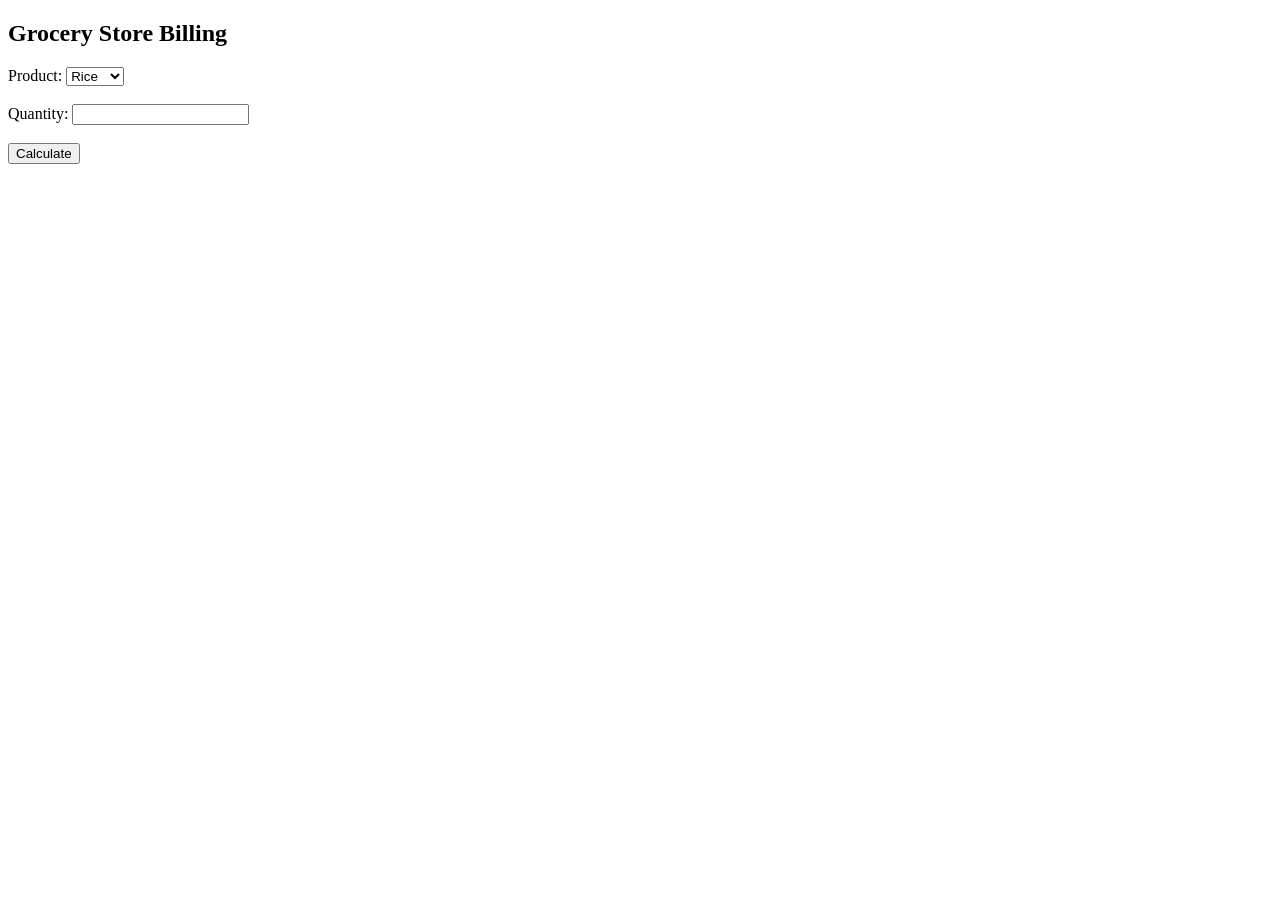
<file: Week 1/pudhusu/pud.html>
<!DOCTYPE html>
<html>

<head>

    <title>Grocery Bill</title>

</head>

<body>

    <h2>Grocery Store Billing</h2>

    <label>Product:</label>

    <select id="product">

        <option value="Rice">Rice</option>
        <option value="Sugar">Sugar</option>
        <option value="Milk">Milk</option>
        <option value="Oil">Oil</option>
        <option value="Bread">Bread</option>

    </select>

    <br><br>

    <label>Quantity:</label>

    <input type="number" id="quantity">

    <br><br>

    <button onclick="bill()">Calculate</button>

    <p id="res"></p>

    <script src="pud.js"></script>

</body>

</html>
</file>
<file: Week 2/Course Catalogue/style.css>
* {
  box-sizing: border-box;
  margin: 0;
  padding: 0;
  font-family: 'Segoe UI', Tahoma, Geneva, Verdana, sans-serif;
}

body {
  background-color: #121212;
  color: #e0e0e0;
  height: 100vh;
  overflow: hidden;
}

.app-layout {
  display: flex;
  height: 100vh;
  width: 100vw;
}

/* Sidebar Styles */
.sidebar {
  width: 260px;
  background-color: #1e1e1e;
  border-right: 1px solid #2d2d2d;
  display: flex;
  flex-direction: column;
  padding: 20px;
}

.brand {
  display: flex;
  align-items: center;
  gap: 12px;
  font-size: 1.2rem;
  font-weight: bold;
  color: #3b82f6;
  margin-bottom: 30px;
}

.nav-menu {
  display: flex;
  flex-direction: column;
  gap: 8px;
  flex: 1;
}

.nav-item {
  display: flex;
  align-items: center;
  gap: 12px;
  padding: 12px 16px;
  background: transparent;
  border: none;
  border-radius: 6px;
  color: #a0a0a0;
  cursor: pointer;
  font-size: 0.95rem;
  text-align: left;
  transition: all 0.2s ease;
}

.nav-item:hover, .nav-item.active {
  background-color: #2b2b2b;
  color: #ffffff;
}

.nav-item.active {
  border-left: 4px solid #3b82f6;
}

.api-status-card {
  background-color: #252525;
  border: 1px solid #333;
  border-radius: 6px;
  padding: 12px;
  display: flex;
  flex-direction: column;
  gap: 10px;
}

.status-indicator {
  display: flex;
  align-items: center;
  gap: 8px;
  font-size: 0.85rem;
}

.status-dot {
  width: 10px;
  height: 10px;
  border-radius: 50%;
}

.status-dot.online { background-color: #22c55e; box-shadow: 0 0 8px #22c55e; }
.status-dot.offline { background-color: #ef4444; box-shadow: 0 0 8px #ef4444; }

.api-url-input label {
  font-size: 0.75rem;
  color: #888;
  display: block;
}

.api-url-input input {
  width: 100%;
  background: #121212;
  border: 1px solid #333;
  color: #fff;
  padding: 4px 8px;
  border-radius: 4px;
  font-size: 0.8rem;
}

/* Main Content Area */
.main-content {
  flex: 1;
  display: flex;
  flex-direction: column;
  overflow: hidden;
  background-color: #141414;
}

.top-bar {
  padding: 20px 30px;
  background-color: #1e1e1e;
  border-bottom: 1px solid #2d2d2d;
  display: flex;
  justify-content: space-between;
  align-items: center;
}

.user-profile {
  display: flex;
  align-items: center;
  gap: 10px;
  color: #aaa;
}

.content-body {
  flex: 1;
  padding: 25px;
  overflow-y: auto;
  position: relative;
}

.tab-pane {
  display: none;
}

.tab-pane.active {
  display: block;
}

/* Metrics & Widgets */
.metrics-grid {
  display: grid;
  grid-template-columns: repeat(auto-fit, minmax(220px, 1fr));
  gap: 20px;
  margin-bottom: 25px;
}

.metric-card {
  background-color: #1e1e1e;
  border: 1px solid #2d2d2d;
  padding: 20px;
  border-radius: 8px;
  display: flex;
  align-items: center;
  gap: 15px;
}

.metric-card .icon {
  font-size: 2rem;
  color: #3b82f6;
}

.dashboard-widgets .widget {
  background-color: #1e1e1e;
  border: 1px solid #2d2d2d;
  padding: 20px;
  border-radius: 8px;
}

.activity-list {
  list-style: none;
  margin-top: 15px;
}

.activity-list li {
  padding: 10px 0;
  border-bottom: 1px solid #2d2d2d;
  font-size: 0.9rem;
  color: #bbb;
}

/* Tables */
.section-actions {
  display: flex;
  justify-content: space-between;
  margin-bottom: 20px;
  gap: 15px;
}

.section-actions input {
  flex: 1;
  max-width: 400px;
  background-color: #1e1e1e;
  border: 1px solid #333;
  color: #fff;
  padding: 10px 15px;
  border-radius: 6px;
}

.data-table {
  width: 100%;
  border-collapse: collapse;
  background-color: #1e1e1e;
  border-radius: 8px;
  overflow: hidden;
}

.data-table th, .data-table td {
  padding: 12px 18px;
  text-align: left;
  border-bottom: 1px solid #2d2d2d;
}

.data-table th {
  background-color: #252525;
  color: #888;
  font-size: 0.85rem;
  text-transform: uppercase;
}

/* Forms & Inputs */
.form-container {
  background-color: #1e1e1e;
  border: 1px solid #2d2d2d;
  padding: 25px;
  border-radius: 8px;
  max-width: 550px;
}

.form-group {
  margin-bottom: 18px;
}

.form-group label {
  display: block;
  font-size: 0.85rem;
  color: #aaa;
  margin-bottom: 6px;
}

.form-group input, .form-group select {
  width: 100%;
  padding: 10px;
  background-color: #121212;
  border: 1px solid #333;
  border-radius: 6px;
  color: #fff;
}

.btn-primary {
  background-color: #3b82f6;
  color: #fff;
  border: none;
  padding: 10px 20px;
  border-radius: 6px;
  cursor: pointer;
  font-weight: 600;
  transition: background-color 0.2s;
}

.btn-primary:hover {
  background-color: #2563eb;
}

.btn-danger {
  background-color: #ef4444;
  color: #fff;
  border: none;
  padding: 6px 12px;
  border-radius: 4px;
  cursor: pointer;
}

.btn-sm {
  background-color: #333;
  color: #ccc;
  border: none;
  padding: 6px 10px;
  border-radius: 4px;
  cursor: pointer;
  font-size: 0.8rem;
}

.btn-sm:hover {
  background-color: #444;
}

/* CLI Footer Log */
.cli-footer {
  height: 180px;
  background-color: #0a0a0a;
  border-top: 1px solid #2d2d2d;
  display: flex;
  flex-direction: column;
}

.cli-header {
  padding: 8px 15px;
  background-color: #141414;
  display: flex;
  justify-content: space-between;
  align-items: center;
  font-size: 0.8rem;
  color: #888;
}

.cli-log {
  flex: 1;
  padding: 12px 15px;
  font-family: 'Courier New', Courier, monospace;
  font-size: 0.85rem;
  overflow-y: auto;
  color: #10b981;
}

.cli-line { margin-bottom: 4px; }
.cli-line.error { color: #ef4444; }
.cli-line.info { color: #3b82f6; }

/* Modal Styles */
.modal {
  position: fixed;
  top: 0; left: 0;
  width: 100vw; height: 100vh;
  background-color: rgba(0, 0, 0, 0.7);
  display: flex;
  align-items: center;
  justify-content: center;
  z-index: 1000;
}

.modal.hidden { display: none; }

.modal-content {
  background-color: #1e1e1e;
  border: 1px solid #333;
  border-radius: 8px;
  width: 450px;
  padding: 25px;
  position: relative;
}

.close-modal {
  position: absolute;
  top: 15px; right: 20px;
  font-size: 1.5rem;
  color: #888;
  cursor: pointer;
}

/* Receipts UI */
.payment-grid {
  display: grid;
  grid-template-columns: 1fr 1fr;
  gap: 25px;
}

.receipt-card {
  background: #121212;
  border: 1px solid #2d2d2d;
  padding: 15px;
  border-radius: 6px;
  margin-bottom: 12px;
  font-size: 0.9rem;
}

.toast-container {
  position: absolute;
  top: 20px; right: 20px;
  z-index: 2000;
  display: flex;
  flex-direction: column;
  gap: 10px;
}

.toast {
  padding: 12px 20px;
  border-radius: 6px;
  color: #fff;
  font-size: 0.9rem;
  box-shadow: 0 4px 10px rgba(0,0,0,0.3);
}
.toast.success { background-color: #10b981; }
.toast.error { background-color: #ef4444; }

.text-center { text-align: center; }
.hidden { display: none; }
</file>
<file: Week 1/Clone page/clone.css>
* {
    margin: 0;
    padding: 0;
    box-sizing: border-box;
}

body {
    font-family: Arial, Helvetica, sans-serif;
    background: #000;
    color: white;
    height: 100vh;
    overflow: hidden;
}


/* =========================
   BACKGROUND
========================= */

.background {
    position: fixed;
    inset: 0;

    background-image:
        linear-gradient(
            rgba(0, 0, 0, 0.68),
            rgba(0, 0, 0, 0.78)
        ),
        url("movies.jpg");

    background-size: cover;
    background-position: center;

    z-index: -1;
}


/* =========================
   HEADER
========================= */

header {
    width: 100%;

    height: 80px;

    padding: 0 7%;

    display: flex;

    justify-content: space-between;

    align-items: center;
}


/* Netflix Logo */

.logo {
    color: #e50914;

    font-size: 48px;

    font-weight: 900;

    letter-spacing: -3px;
}


/* Right Buttons */

.nav-buttons {
    display: flex;

    align-items: center;

    gap: 15px;
}


/* Language Button */

.language {
    background: rgba(0, 0, 0, 0.65);

    color: white;

    border: 1px solid #777;

    border-radius: 5px;

    padding: 10px 16px;

    font-size: 16px;

    cursor: pointer;
}


/* Sign In */

.signin {
    background: #e50914;

    color: white;

    border: none;

    border-radius: 5px;

    padding: 10px 18px;

    font-size: 16px;

    font-weight: bold;

    cursor: pointer;
}

.signin:hover {
    background: #f40612;
}


/* =========================
   CENTER LOGIN UI
========================= */

main {
    height: calc(100vh - 80px);

    display: flex;

    flex-direction: column;

    justify-content: center;

    align-items: center;

    text-align: center;

    padding-bottom: 60px;
}


/* Main Heading */

h1 {
    font-size: 64px;

    line-height: 1.1;

    font-weight: 800;

    margin-bottom: 25px;
}


/* Price */

h2 {
    font-size: 25px;

    margin-bottom: 45px;
}


/* Description */

p {
    font-size: 18px;

    margin-bottom: 22px;
}


/* =========================
   EMAIL LOGIN
========================= */

.login-box {
    display: flex;

    width: 735px;

    gap: 10px;
}


/* Email */

.login-box input {
    flex: 1;

    height: 68px;

    background: rgba(20, 20, 20, 0.85);

    border: 1px solid #777;

    border-radius: 5px;

    padding: 0 20px;

    color: white;

    font-size: 17px;

    outline: none;
}

.login-box input::placeholder {
    color: #aaa;
}

.login-box input:focus {
    border-color: white;
}


/* Get Started */

.get-started {
    height: 68px;

    padding: 0 28px;

    background: #e50914;

    border: none;

    border-radius: 5px;

    color: white;

    font-size: 25px;

    font-weight: bold;

    cursor: pointer;

    white-space: nowrap;
}

.get-started:hover {
    background: #f40612;
}

.get-started span {
    font-size: 38px;

    margin-left: 8px;

    vertical-align: -3px;
}


/* =========================
   MOBILE
========================= */

@media (max-width: 768px) {

    header {
        padding: 0 5%;
    }

    .logo {
        font-size: 32px;
    }

    .language {
        font-size: 13px;
        padding: 8px 10px;
    }

    .signin {
        font-size: 13px;
        padding: 8px 12px;
    }

    h1 {
        font-size: 40px;
    }

    h2 {
        font-size: 19px;
        margin-bottom: 30px;
    }

    p {
        font-size: 15px;
        padding: 0 20px;
    }

    .login-box {
        width: 90%;
        flex-direction: column;
    }

    .login-box input {
        height: 55px;
    }

    .get-started {
        height: 55px;
        font-size: 20px;
    }
}
</file>
<file: Week 1/HCL html/style.css>
td{
    cursor: pointer;
    background-color: darkgrey;
}
td:hover
{
    background-color: rgb(101, 104, 104);
}
</file>
<file: Week 1/Management [Spidey]/man.css>
h2{
    font-family: 'Lucida Sans', 'Lucida Sans Regular', 'Lucida Grande', 'Lucida Sans Unicode', Geneva, Verdana, sans-serif;
    color: white;
}
p{
    font-family: 'Lucida Sans', 'Lucida Sans Regular', 'Lucida Grande', 'Lucida Sans Unicode', Geneva, Verdana, sans-serif;
    color: white;
}
body {
    background-image: url("web.jpg");
    background-size: cover;
    background-position: center;
    background-repeat: no-repeat;
}
</file>
<file: Week 1/Portfolio/port.css>
/* =========================================================
   GLOBAL
========================================================= */

* {
    margin: 0;
    padding: 0;
    box-sizing: border-box;
}

html {
    scroll-behavior: smooth;
}

body {
    background: #f5f3ee;
    color: #111111;

    font-family: "Inter", sans-serif;

    overflow-x: hidden;
}

a {
    color: inherit;
    text-decoration: none;
}

::selection {
    background: #111111;
    color: #f5f3ee;
}


/* =========================================================
   NAVBAR
========================================================= */

.navbar {
    position: fixed;

    top: 0;
    left: 0;

    width: 100%;

    height: 80px;

    padding: 0 40px;

    display: flex;

    align-items: center;

    justify-content: space-between;

    z-index: 1000;

    mix-blend-mode: difference;

    color: white;
}

.logo {
    width: 45px;
    height: 45px;

    border: 1px solid currentColor;

    border-radius: 50%;

    display: flex;

    align-items: center;
    justify-content: center;

    font-size: 13px;

    font-weight: 700;

    letter-spacing: -1px;
}

.nav-links {
    display: flex;

    gap: 35px;

    font-family: "DM Mono", monospace;

    font-size: 11px;

    text-transform: uppercase;
}

.nav-links a {
    transition: opacity 0.3s ease;
}

.nav-links a:hover {
    opacity: 0.5;
}

.nav-contact {
    font-family: "DM Mono", monospace;

    font-size: 11px;

    text-transform: uppercase;

    border-bottom: 1px solid currentColor;

    padding-bottom: 4px;
}


/* =========================================================
   HERO
========================================================= */

.hero {
    min-height: 100vh;

    padding: 130px 40px 50px;

    display: flex;

    flex-direction: column;

    justify-content: space-between;
}

.hero-top {
    display: flex;

    justify-content: space-between;

    font-family: "DM Mono", monospace;

    font-size: 10px;

    letter-spacing: 0.04em;
}

.hero-content {
    margin-top: auto;
}

.hero-title {
    font-size: clamp(90px, 18vw, 280px);

    font-weight: 800;

    letter-spacing: -0.09em;

    line-height: 0.75;

    text-transform: uppercase;
}

.hero-title span {
    display: block;
}

.hero-title .indent {
    margin-left: 11vw;
}

.hero-bottom {
    margin-top: 70px;

    display: grid;

    grid-template-columns: 1fr 1fr;

    align-items: end;

    gap: 50px;
}

.hero-photo {
    width: min(350px, 100%);

    aspect-ratio: 4 / 5;

    overflow: hidden;

    background: #d8d5cd;
}

.hero-photo img {
    width: 100%;
    height: 100%;

    object-fit: cover;

    filter: grayscale(100%);

    transition: transform 0.7s ease;
}

.hero-photo:hover img {
    transform: scale(1.04);
}

.hero-description {
    max-width: 570px;

    font-size: 22px;

    line-height: 1.3;

    letter-spacing: -0.03em;
}

.hero-description .hello {
    font-size: 48px;

    font-weight: 700;

    margin-bottom: 25px;

    letter-spacing: -0.06em;
}

.hero-description p + p {
    margin-top: 18px;
}


/* =========================================================
   MARQUEE
========================================================= */

.marquee {
    width: 100%;

    overflow: hidden;

    border-top: 1px solid #111;

    border-bottom: 1px solid #111;

    padding: 25px 0;

    white-space: nowrap;
}

.marquee-track {
    display: inline-flex;

    align-items: center;

    gap: 35px;

    animation: marquee 25s linear infinite;

    font-size: clamp(35px, 5vw, 75px);

    font-weight: 700;

    letter-spacing: -0.07em;
}

@keyframes marquee {

    from {
        transform: translateX(0);
    }

    to {
        transform: translateX(-50%);
    }

}


/* =========================================================
   COMMON SECTION
========================================================= */

.section-label {
    font-family: "DM Mono", monospace;

    font-size: 10px;

    text-transform: uppercase;

    letter-spacing: 0.05em;

    margin-bottom: 70px;
}


/* =========================================================
   INTRO
========================================================= */

.intro {
    padding: 160px 40px;

    display: grid;

    grid-template-columns: 25% 75%;
}

.intro-text {
    max-width: 1000px;

    font-size: clamp(40px, 6vw, 90px);

    font-weight: 500;

    line-height: 0.98;

    letter-spacing: -0.065em;
}

.intro-text p + p {
    margin-top: 50px;
}

.intro-text span {
    text-decoration: underline;

    text-decoration-thickness: 2px;

    text-underline-offset: 8px;
}


/* =========================================================
   SKILLS
========================================================= */

.skills-section {
    padding: 100px 40px 160px;
}

.skill-list {
    border-top: 1px solid #111;
}

.skill-item {
    display: grid;

    grid-template-columns: 15% 1fr auto;

    align-items: center;

    padding: 28px 0;

    border-bottom: 1px solid #111;

    transition:
        padding 0.4s ease,
        background 0.4s ease;
}

.skill-number {
    font-family: "DM Mono", monospace;

    font-size: 11px;
}

.skill-name {
    font-size: clamp(45px, 7vw, 105px);

    font-weight: 700;

    letter-spacing: -0.08em;

    line-height: 0.85;

    transition: transform 0.4s ease;
}

.skill-arrow {
    font-size: 35px;

    transition: transform 0.4s ease;
}

.skill-item:hover {
    padding-left: 20px;

    padding-right: 20px;
}

.skill-item:hover .skill-name {
    transform: translateX(15px);
}

.skill-item:hover .skill-arrow {
    transform: rotate(45deg);
}


/* =========================================================
   WORK
========================================================= */

.work-section {
    padding: 100px 40px 160px;
}

.project {
    border-top: 1px solid #111;

    padding: 35px 0 80px;

    display: grid;

    grid-template-columns: 58% 42%;

    gap: 50px;
}

.project:last-child {
    border-bottom: 1px solid #111;
}

.project-image {
    width: 100%;

    aspect-ratio: 16 / 10;

    background: #dedbd3;

    overflow: hidden;
}

.project-placeholder {
    width: 100%;
    height: 100%;

    display: flex;

    align-items: center;

    justify-content: center;

    font-size: clamp(40px, 8vw, 120px);

    font-weight: 800;

    letter-spacing: -0.08em;

    transition:
        transform 0.6s ease,
        background 0.6s ease;
}

.project:hover .project-placeholder {
    transform: scale(1.03);

    background: #111;

    color: #f5f3ee;
}

.project-info {
    display: flex;

    flex-direction: column;

    justify-content: space-between;

    min-height: 100%;
}

.project-info h2 {
    font-size: clamp(35px, 4vw, 65px);

    line-height: 0.92;

    letter-spacing: -0.065em;

    max-width: 600px;
}

.project-info p {
    margin-top: 30px;

    max-width: 470px;

    font-size: 16px;

    line-height: 1.5;
}

.project-meta {
    display: flex;

    justify-content: space-between;

    gap: 15px;

    font-family: "DM Mono", monospace;

    font-size: 9px;

    text-transform: uppercase;
}


/* =========================================================
   STATEMENT
========================================================= */

.statement {
    padding: 180px 40px;

    background: #111;

    color: #f5f3ee;
}

.statement-big {
    font-size: clamp(65px, 11vw, 170px);

    line-height: 0.84;

    letter-spacing: -0.09em;

    font-weight: 700;
}

.statement-big span {
    display: inline-block;

    border-bottom: 3px solid #f5f3ee;
}


/* =========================================================
   BACKGROUND
========================================================= */

.education {
    padding: 150px 40px;
}

.background-row {
    display: grid;

    grid-template-columns: 25% 75%;

    padding: 45px 0;

    border-top: 1px solid #111;
}

.background-row:last-child {
    border-bottom: 1px solid #111;
}

.background-year {
    font-family: "DM Mono", monospace;

    font-size: 10px;

    text-transform: uppercase;
}

.background-row h3 {
    font-size: clamp(35px, 5vw, 75px);

    line-height: 0.9;

    letter-spacing: -0.07em;

    max-width: 900px;
}

.background-row p {
    margin-top: 20px;

    font-size: 16px;
}


/* =========================================================
   CONTACT
========================================================= */

.contact {
    min-height: 90vh;

    padding: 130px 40px 80px;

    background: #e5e1d8;

    display: flex;

    flex-direction: column;

    justify-content: space-between;
}

.contact-title {
    font-size: clamp(90px, 17vw, 260px);

    font-weight: 800;

    line-height: 0.75;

    letter-spacing: -0.1em;
}

.contact-title span {
    display: block;

    margin-left: 12vw;

    text-decoration: underline;

    text-decoration-thickness: 4px;

    text-underline-offset: 10px;
}

.contact-bottom {
    display: flex;

    justify-content: space-between;

    align-items: end;

    gap: 40px;
}

.contact-bottom p {
    max-width: 420px;

    font-size: 16px;

    line-height: 1.5;
}

.email-link {
    font-size: clamp(20px, 3vw, 40px);

    letter-spacing: -0.05em;

    border-bottom: 2px solid #111;

    padding-bottom: 5px;
}


/* =========================================================
   FOOTER
========================================================= */

footer {
    background: #111;

    color: #f5f3ee;

    padding: 60px 40px 30px;
}

.footer-top {
    display: flex;

    justify-content: space-between;

    align-items: start;

    padding-bottom: 100px;
}

.footer-logo {
    width: 70px;
    height: 70px;

    border: 1px solid #f5f3ee;

    border-radius: 50%;

    display: flex;

    justify-content: center;

    align-items: center;

    font-weight: 700;
}

.footer-text {
    font-family: "DM Mono", monospace;

    font-size: 10px;

    line-height: 1.6;

    text-align: right;
}

.footer-bottom {
    border-top: 1px solid #555;

    padding-top: 20px;

    display: flex;

    justify-content: space-between;

    font-family: "DM Mono", monospace;

    font-size: 9px;
}

.footer-bottom div {
    display: flex;

    gap: 30px;
}

.footer-bottom a:hover {
    text-decoration: underline;
}


/* =========================================================
   RESPONSIVE
========================================================= */

@media (max-width: 800px) {

    .navbar {
        height: 65px;

        padding: 0 20px;
    }

    .nav-links {
        display: none;
    }

    .nav-contact {
        font-size: 9px;
    }


    .hero {
        padding: 100px 20px 40px;
    }

    .hero-top {
        font-size: 8px;
    }

    .hero-title {
        font-size: clamp(65px, 19vw, 150px);

        line-height: 0.78;
    }

    .hero-title .indent {
        margin-left: 7vw;
    }

    .hero-bottom {
        grid-template-columns: 1fr;

        gap: 35px;

        margin-top: 50px;
    }

    .hero-photo {
        width: 60%;
    }

    .hero-description {
        font-size: 18px;
    }

    .hero-description .hello {
        font-size: 35px;
    }


    .intro {
        padding: 100px 20px;

        display: block;
    }

    .section-label {
        margin-bottom: 45px;
    }

    .intro-text {
        font-size: clamp(38px, 10vw, 65px);
    }


    .skills-section,
    .work-section,
    .education {
        padding-left: 20px;
        padding-right: 20px;
    }

    .skill-item {
        grid-template-columns: 12% 1fr auto;

        padding: 22px 0;
    }

    .skill-name {
        font-size: clamp(35px, 10vw, 65px);
    }

    .skill-arrow {
        font-size: 25px;
    }


    .project {
        grid-template-columns: 1fr;

        gap: 30px;

        padding-bottom: 60px;
    }

    .project-info {
        gap: 50px;
    }

    .project-info h2 {
        font-size: 45px;
    }

    .project-meta {
        flex-wrap: wrap;
    }


    .statement {
        padding: 110px 20px;
    }

    .statement-big {
        font-size: clamp(55px, 15vw, 100px);
    }


    .background-row {
        grid-template-columns: 1fr;

        gap: 25px;
    }


    .contact {
        padding: 100px 20px 60px;

        min-height: 80vh;
    }

    .contact-title {
        font-size: clamp(70px, 20vw, 140px);
    }

    .contact-bottom {
        flex-direction: column;

        align-items: flex-start;
    }

    .email-link {
        font-size: 22px;
    }


    footer {
        padding-left: 20px;
        padding-right: 20px;
    }

    .footer-top {
        padding-bottom: 70px;
    }

    .footer-bottom {
        flex-direction: column;

        gap: 20px;
    }

}


/* =========================================================
   SMALL PHONES
========================================================= */

@media (max-width: 450px) {

    .hero-photo {
        width: 75%;
    }

    .skill-item {
        grid-template-columns: 30px 1fr auto;
    }

    .skill-number {
        font-size: 8px;
    }

    .skill-name {
        font-size: 35px;
    }

    .project-info h2 {
        font-size: 38px;
    }

    .project-meta {
        font-size: 8px;
    }

}
</file>
